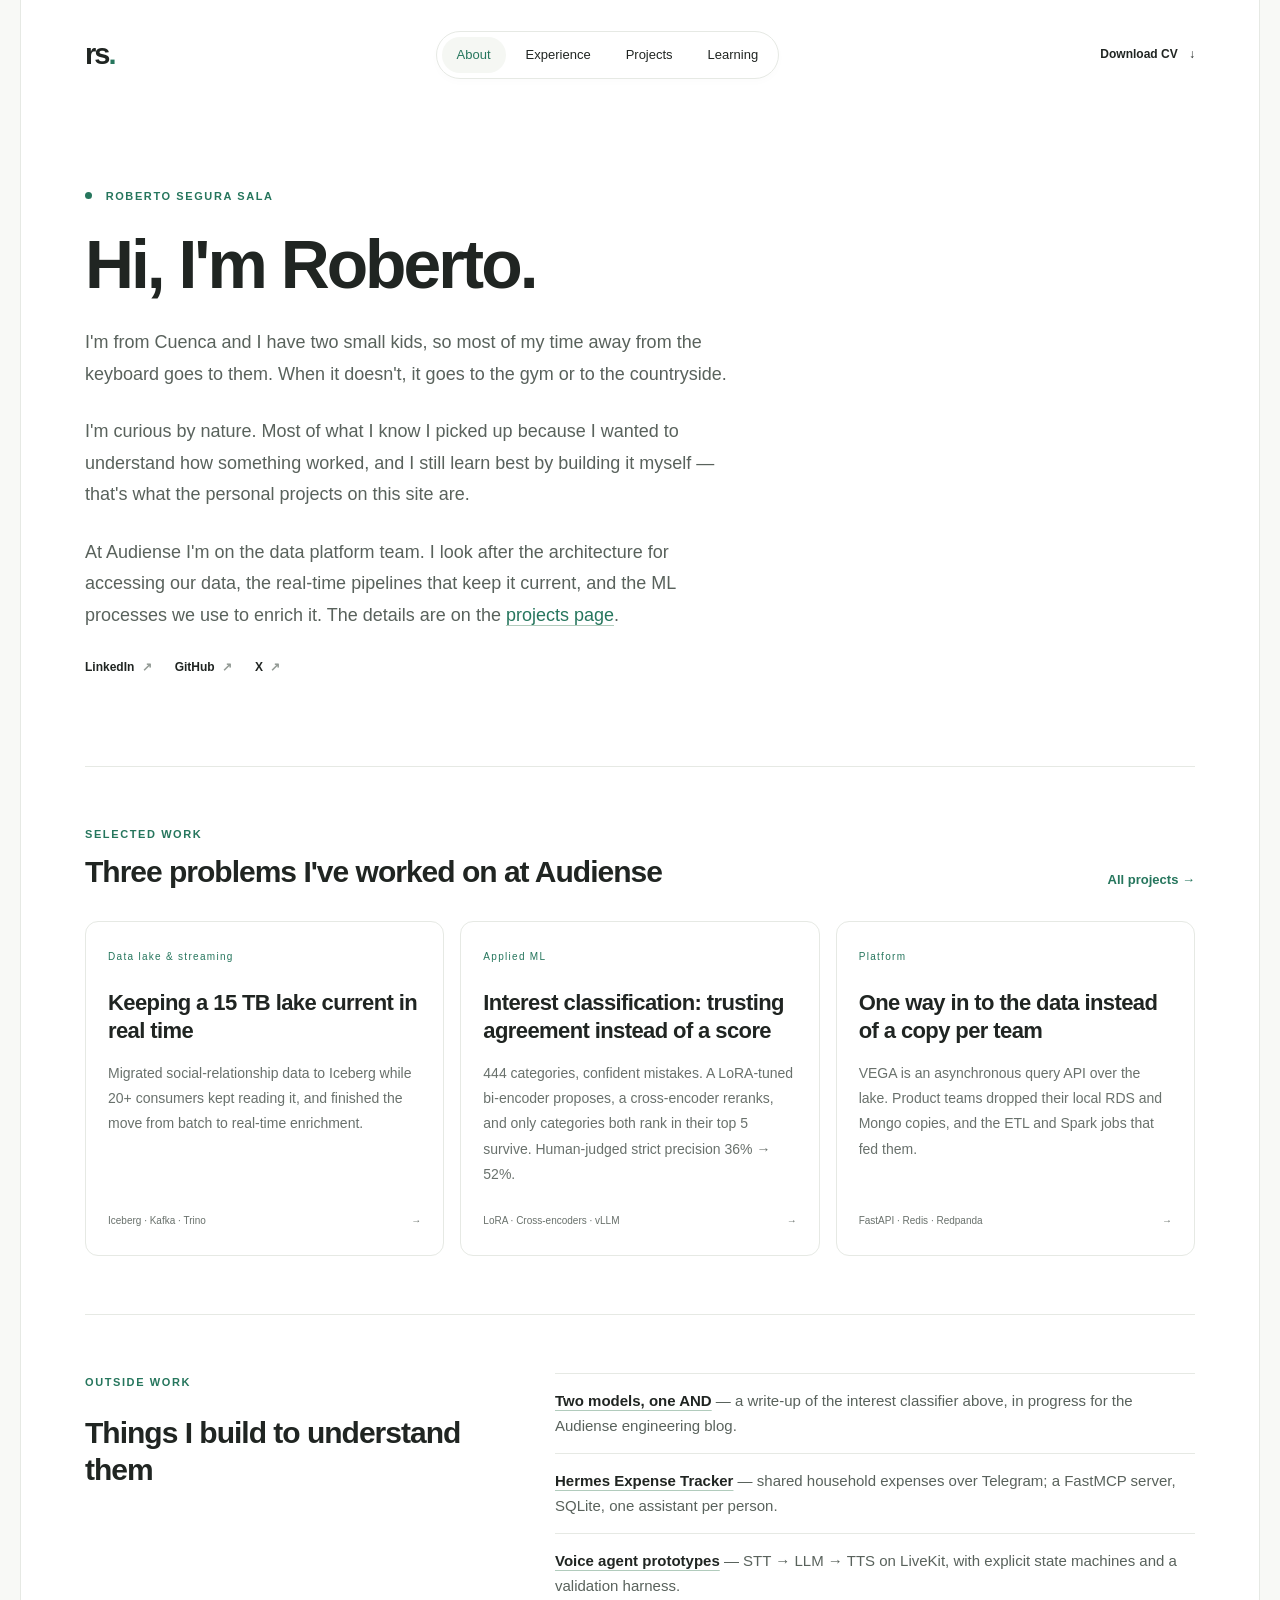
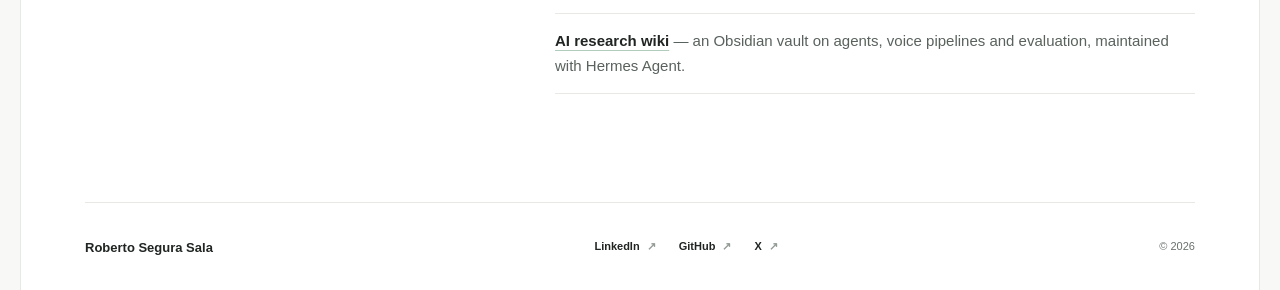
<file: index.html>
<!doctype html>
<html lang="en">
<head>
<meta charset="utf-8">
<meta name="viewport" content="width=device-width, initial-scale=1">
<meta name="description" content="Roberto Segura Sala — from Cuenca, father of two, data platform engineer at Audiense: data access architecture, real-time pipelines and the ML that enriches the data.">
<meta property="og:title" content="Roberto Segura Sala">
<meta property="og:description" content="From Cuenca, father of two, on the data platform team at Audiense: data access architecture, real-time pipelines and applied ML.">
<meta property="og:type" content="website">
<meta property="og:url" content="https://rsegura.github.io/CV/">
<link rel="canonical" href="https://rsegura.github.io/CV/">
<link rel="icon" href="data:image/svg+xml,%3Csvg xmlns='http://www.w3.org/2000/svg' viewBox='0 0 64 64'%3E%3Crect width='64' height='64' rx='12' fill='%23202522'/%3E%3Ctext x='30' y='45' font-family='-apple-system,Segoe UI,Arial,sans-serif' font-weight='700' font-size='34' text-anchor='middle' fill='%23fff' letter-spacing='-2'%3Ers%3C/text%3E%3Ccircle cx='53' cy='42' r='4' fill='%2326765d'/%3E%3C/svg%3E">
<title>Roberto Segura Sala</title>
<script type="application/ld+json">{
 "@context": "https://schema.org",
 "@type": "Person",
 "@id": "https://rsegura.github.io/CV/#me",
 "name": "Roberto Segura Sala",
 "givenName": "Roberto",
 "familyName": "Segura Sala",
 "url": "https://rsegura.github.io/CV/",
 "jobTitle": "Backend, Big Data & Real Time Engineer",
 "worksFor": {
  "@type": "Organization",
  "name": "Audiense",
  "url": "https://www.audiense.com/"
 },
 "alumniOf": {
  "@type": "CollegeOrUniversity",
  "name": "Universidad de Castilla-La Mancha"
 },
 "knowsAbout": [
  "Apache Iceberg",
  "Trino",
  "Apache Kafka",
  "Redpanda",
  "Apache Spark",
  "AWS Athena",
  "Data lake architecture",
  "Real-time data enrichment",
  "LoRA fine-tuning",
  "Sentence Transformers",
  "Cross-encoder reranking",
  "vLLM",
  "Kubernetes",
  "Python",
  "Scala",
  "Voice agents",
  "LiveKit"
 ],
 "sameAs": [
  "https://www.linkedin.com/in/robersegsal/",
  "https://github.com/rsegura",
  "https://x.com/Rober_Segura"
 ]
}</script>
<link rel="stylesheet" href="assets/style.css">
</head>
<body>
<a class="skip" href="#main">Skip to content</a>
<div class="site">
<header class="site-header">
<a class="wordmark" href="index.html" aria-label="Roberto Segura Sala, home">rs<span>.</span></a>
<nav aria-label="Main navigation">
<a href="index.html" aria-current="page">About</a>
<a href="experience.html">Experience</a>
<a href="projects.html">Projects</a>
<a href="learning.html">Learning</a>
</nav>
<a class="download" href="assets/roberto-segura-cv.pdf" download>Download CV <span aria-hidden="true">↓</span></a>
</header>
<main id="main">
<section class="intro">
<p class="eyebrow"><span class="dot"></span> Roberto Segura Sala</p>
<h1>Hi, I'm Roberto.</h1>
<p class="lead">I'm from Cuenca and I have two small kids, so most of my time away from the keyboard goes to them. When it doesn't, it goes to the gym or to the countryside.</p>
<p class="lead">I'm curious by nature. Most of what I know I picked up because I wanted to understand how something worked, and I still learn best by building it myself — that's what the personal projects on this site are.</p>
<p class="lead">At Audiense I'm on the data platform team. I look after the architecture for accessing our data, the real-time pipelines that keep it current, and the ML processes we use to enrich it. The details are on the <a class="inline-link" href="projects.html">projects page</a>.</p>
<div class="socials">
<a href="https://www.linkedin.com/in/robersegsal/" target="_blank" rel="noopener noreferrer">LinkedIn <span aria-hidden="true">↗</span></a>
<a href="https://github.com/rsegura" target="_blank" rel="noopener noreferrer">GitHub <span aria-hidden="true">↗</span></a>
<a href="https://x.com/Rober_Segura" target="_blank" rel="noopener noreferrer">X <span aria-hidden="true">↗</span></a>
</div>
</section>
<section class="home-work">
<div class="section-heading">
<div>
<p class="eyebrow">Selected work</p>
<h2>Three problems I've worked on at Audiense</h2>
</div>
<a class="text-link" href="projects.html">All projects <span aria-hidden="true">→</span></a>
</div>
<div class="highlights">
<a class="highlight" href="projects.html#enrichment">
<span class="number">Data lake &amp; streaming</span>
<h3>Keeping a 15 TB lake current in real time</h3>
<p>Migrated social-relationship data to Iceberg while 20+ consumers kept reading it, and finished the move from batch to real-time enrichment.</p>
<span class="highlight-foot">Iceberg · Kafka · Trino <span aria-hidden="true">→</span></span>
</a>
<a class="highlight" href="projects.html#interests">
<span class="number">Applied ML</span>
<h3>Interest classification: trusting agreement instead of a score</h3>
<p>444 categories, confident mistakes. A LoRA-tuned bi-encoder proposes, a cross-encoder reranks, and only categories both rank in their top 5 survive. Human-judged strict precision 36% → 52%.</p>
<span class="highlight-foot">LoRA · Cross-encoders · vLLM <span aria-hidden="true">→</span></span>
</a>
<a class="highlight" href="projects.html#vega">
<span class="number">Platform</span>
<h3>One way in to the data instead of a copy per team</h3>
<p>VEGA is an asynchronous query API over the lake. Product teams dropped their local RDS and Mongo copies, and the ETL and Spark jobs that fed them.</p>
<span class="highlight-foot">FastAPI · Redis · Redpanda <span aria-hidden="true">→</span></span>
</a>
</div>
</section>
<section class="about-story">
<div>
<p class="eyebrow">Outside work</p>
<h2>Things I build to understand them</h2>
</div>
<div class="prose">
<ul class="links-list">
<li><a href="projects.html#interests">Two models, one AND</a> — a write-up of the interest classifier above, in progress for the Audiense engineering blog.</li>
<li><a href="https://github.com/rsegura/hermes-expense-tracker" target="_blank" rel="noopener noreferrer">Hermes Expense Tracker</a> — shared household expenses over Telegram; a FastMCP server, SQLite, one assistant per person.</li>
<li><a href="projects.html#voice">Voice agent prototypes</a> — STT → LLM → TTS on LiveKit, with explicit state machines and a validation harness.</li>
<li><a href="projects.html#wiki">AI research wiki</a> — an Obsidian vault on agents, voice pipelines and evaluation, maintained with Hermes Agent.</li>
</ul>
</div>
</section>
</main>
<footer>
<div>
<a class="footer-name" href="index.html">Roberto Segura Sala</a>
</div>
<div class="socials">
<a href="https://www.linkedin.com/in/robersegsal/" target="_blank" rel="noopener noreferrer">LinkedIn <span aria-hidden="true">↗</span></a>
<a href="https://github.com/rsegura" target="_blank" rel="noopener noreferrer">GitHub <span aria-hidden="true">↗</span></a>
<a href="https://x.com/Rober_Segura" target="_blank" rel="noopener noreferrer">X <span aria-hidden="true">↗</span></a>
</div>
<span class="copyright">© 2026</span>
</footer>
</div>
</body>
</html>
</file>
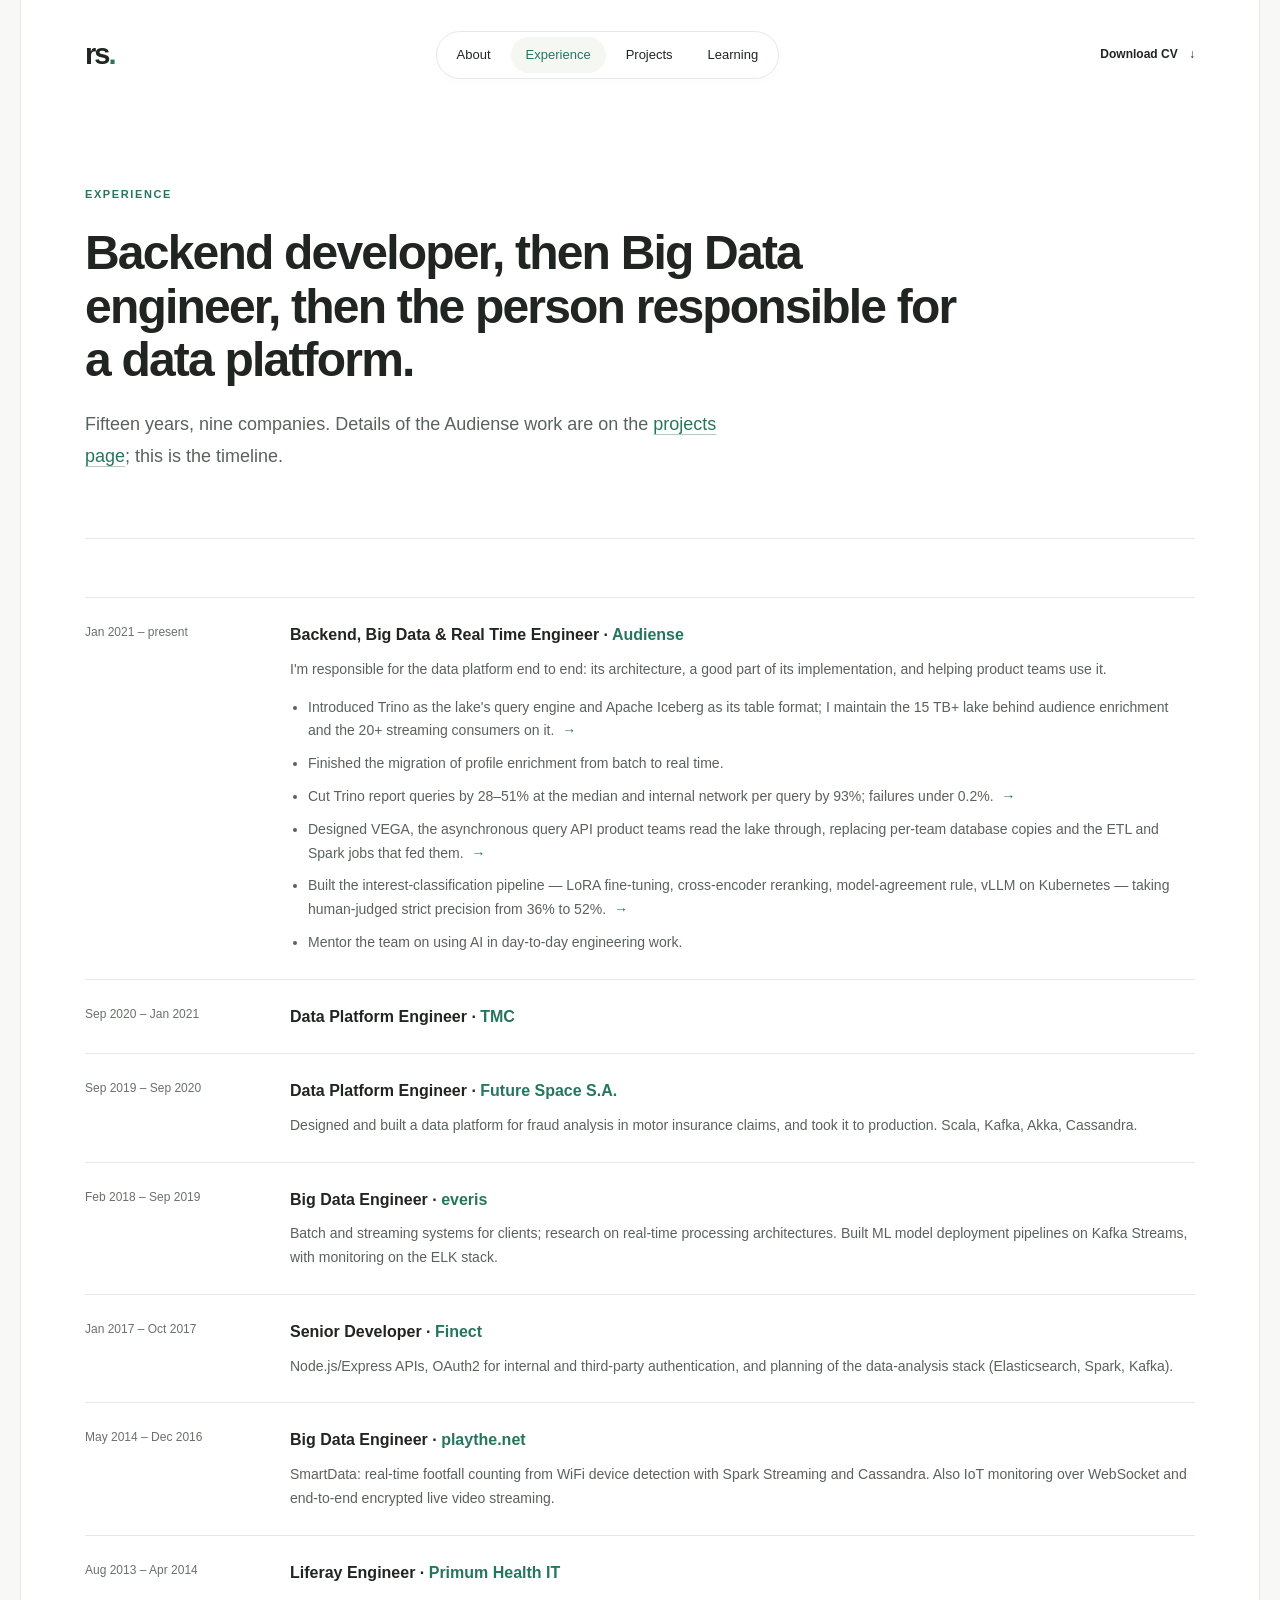
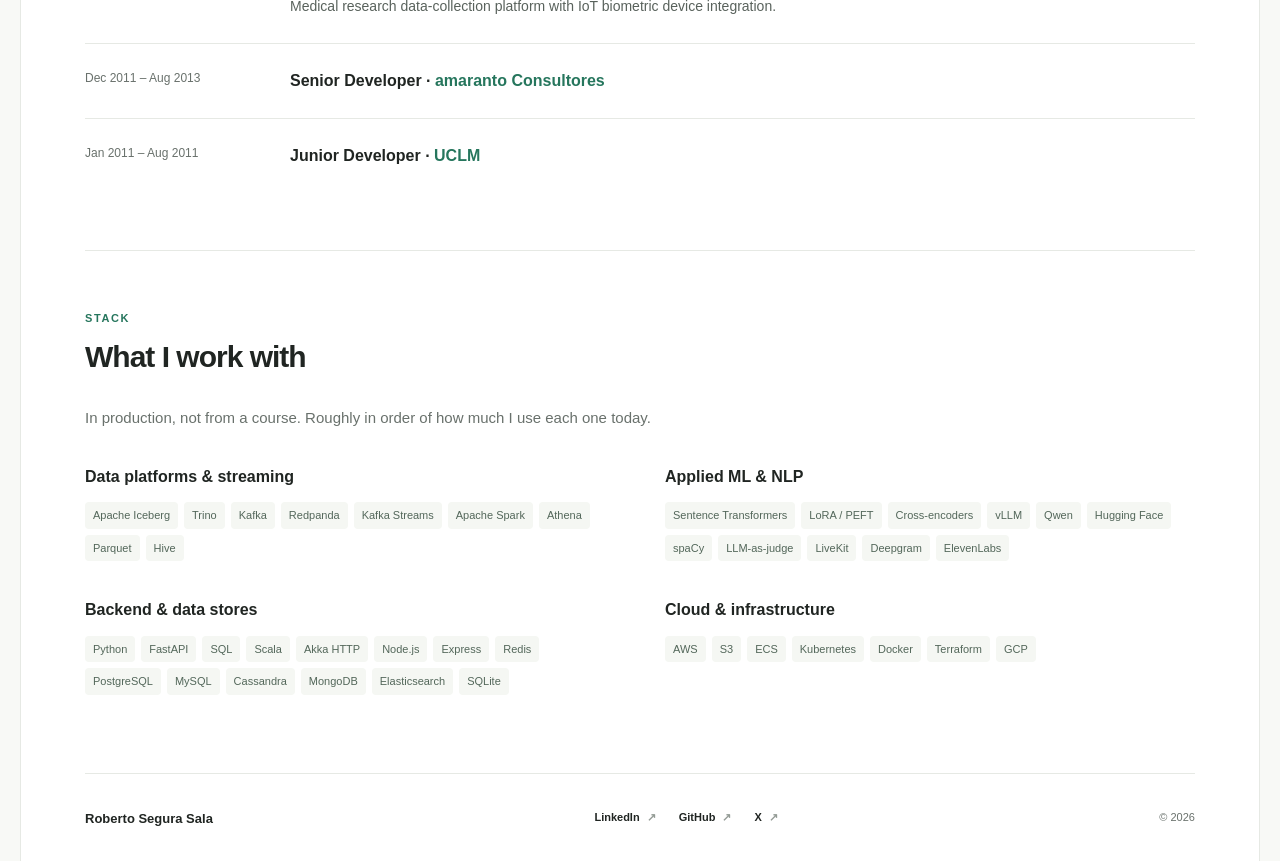
<file: experience.html>
<!doctype html>
<html lang="en">
<head>
<meta charset="utf-8">
<meta name="viewport" content="width=device-width, initial-scale=1">
<meta name="description" content="Roberto Segura Sala — work history since 2011: backend developer, Big Data engineer, and since 2021 responsible for Audiense's data platform.">
<meta property="og:title" content="Experience — Roberto Segura Sala">
<meta property="og:description" content="Work history since 2011: backend developer, Big Data engineer, and since 2021 responsible for Audiense's data platform.">
<meta property="og:type" content="website">
<meta property="og:url" content="https://rsegura.github.io/CV/experience.html">
<link rel="canonical" href="https://rsegura.github.io/CV/experience.html">
<link rel="icon" href="data:image/svg+xml,%3Csvg xmlns='http://www.w3.org/2000/svg' viewBox='0 0 64 64'%3E%3Crect width='64' height='64' rx='12' fill='%23202522'/%3E%3Ctext x='30' y='45' font-family='-apple-system,Segoe UI,Arial,sans-serif' font-weight='700' font-size='34' text-anchor='middle' fill='%23fff' letter-spacing='-2'%3Ers%3C/text%3E%3Ccircle cx='53' cy='42' r='4' fill='%2326765d'/%3E%3C/svg%3E">
<title>Experience — Roberto Segura Sala</title>
<script type="application/ld+json">{"@context": "https://schema.org", "@type": "WebPage", "name": "Experience — Roberto Segura Sala", "url": "https://rsegura.github.io/CV/experience.html", "about": {"@id": "https://rsegura.github.io/CV/#me"}, "isPartOf": {"@type": "WebSite", "name": "Roberto Segura Sala", "url": "https://rsegura.github.io/CV/"}}</script>
<link rel="stylesheet" href="assets/style.css">
</head>
<body>
<a class="skip" href="#main">Skip to content</a>
<div class="site">
<header class="site-header">
<a class="wordmark" href="index.html" aria-label="Roberto Segura Sala, home">rs<span>.</span></a>
<nav aria-label="Main navigation">
<a href="index.html">About</a>
<a href="experience.html" aria-current="page">Experience</a>
<a href="projects.html">Projects</a>
<a href="learning.html">Learning</a>
</nav>
<a class="download" href="assets/roberto-segura-cv.pdf" download>Download CV <span aria-hidden="true">↓</span></a>
</header>
<main id="main">
<header class="page-intro">
<p class="eyebrow">Experience</p>
<h1>Backend developer, then Big Data engineer, then the person responsible for a data platform.</h1>
<p class="lead">Fifteen years, nine companies. Details of the Audiense work are on the <a class="inline-link" href="projects.html">projects page</a>; this is the timeline.</p>
</header>

<section id="career">
<div class="timeline">

<div class="tl-item current">
<div class="tl-dates">Jan 2021 – present</div>
<div class="tl-role">Backend, Big Data &amp; Real Time Engineer · <span class="tl-company">Audiense</span></div>
<div class="tl-desc">
<p>I'm responsible for the data platform end to end: its architecture, a good part of its implementation, and helping product teams use it.</p>
<ul>
<li>Introduced Trino as the lake's query engine and Apache Iceberg as its table format; I maintain the 15 TB+ lake behind audience enrichment and the 20+ streaming consumers on it. <a href="projects.html#enrichment">→</a></li>
<li>Finished the migration of profile enrichment from batch to real time.</li>
<li>Cut Trino report queries by 28–51% at the median and internal network per query by 93%; failures under 0.2%. <a href="projects.html#trino">→</a></li>
<li>Designed VEGA, the asynchronous query API product teams read the lake through, replacing per-team database copies and the ETL and Spark jobs that fed them. <a href="projects.html#vega">→</a></li>
<li>Built the interest-classification pipeline — LoRA fine-tuning, cross-encoder reranking, model-agreement rule, vLLM on Kubernetes — taking human-judged strict precision from 36% to 52%. <a href="projects.html#interests">→</a></li>
<li>Mentor the team on using AI in day-to-day engineering work.</li>
</ul>
</div>
</div>

<div class="tl-item">
<div class="tl-dates">Sep 2020 – Jan 2021</div>
<div class="tl-role">Data Platform Engineer · <span class="tl-company">TMC</span></div>
</div>

<div class="tl-item">
<div class="tl-dates">Sep 2019 – Sep 2020</div>
<div class="tl-role">Data Platform Engineer · <span class="tl-company">Future Space S.A.</span></div>
<div class="tl-desc"><p>Designed and built a data platform for fraud analysis in motor insurance claims, and took it to production. Scala, Kafka, Akka, Cassandra.</p></div>
</div>

<div class="tl-item">
<div class="tl-dates">Feb 2018 – Sep 2019</div>
<div class="tl-role">Big Data Engineer · <span class="tl-company">everis</span></div>
<div class="tl-desc"><p>Batch and streaming systems for clients; research on real-time processing architectures. Built ML model deployment pipelines on Kafka Streams, with monitoring on the ELK stack.</p></div>
</div>

<div class="tl-item">
<div class="tl-dates">Jan 2017 – Oct 2017</div>
<div class="tl-role">Senior Developer · <span class="tl-company">Finect</span></div>
<div class="tl-desc"><p>Node.js/Express APIs, OAuth2 for internal and third-party authentication, and planning of the data-analysis stack (Elasticsearch, Spark, Kafka).</p></div>
</div>

<div class="tl-item">
<div class="tl-dates">May 2014 – Dec 2016</div>
<div class="tl-role">Big Data Engineer · <span class="tl-company">playthe.net</span></div>
<div class="tl-desc"><p>SmartData: real-time footfall counting from WiFi device detection with Spark Streaming and Cassandra. Also IoT monitoring over WebSocket and end-to-end encrypted live video streaming.</p></div>
</div>

<div class="tl-item">
<div class="tl-dates">Aug 2013 – Apr 2014</div>
<div class="tl-role">Liferay Engineer · <span class="tl-company">Primum Health IT</span></div>
<div class="tl-desc"><p>Medical research data-collection platform with IoT biometric device integration.</p></div>
</div>

<div class="tl-item">
<div class="tl-dates">Dec 2011 – Aug 2013</div>
<div class="tl-role">Senior Developer · <span class="tl-company">amaranto Consultores</span></div>
</div>

<div class="tl-item">
<div class="tl-dates">Jan 2011 – Aug 2011</div>
<div class="tl-role">Junior Developer · <span class="tl-company">UCLM</span></div>
</div>

</div>
</section>

<section id="skills">
<div class="section-heading">
<div>
<p class="eyebrow">Stack</p>
<h2>What I work with</h2>
</div>
</div>
<p class="section-intro">In production, not from a course. Roughly in order of how much I use each one today.</p>
<div class="skills-grid">
<div class="skill-group">
<h4>Data platforms &amp; streaming</h4>
<div class="skill-tags"><span class="skill-tag">Apache Iceberg</span><span class="skill-tag">Trino</span><span class="skill-tag">Kafka</span><span class="skill-tag">Redpanda</span><span class="skill-tag">Kafka Streams</span><span class="skill-tag">Apache Spark</span><span class="skill-tag">Athena</span><span class="skill-tag">Parquet</span><span class="skill-tag">Hive</span></div>
</div>
<div class="skill-group">
<h4>Applied ML &amp; NLP</h4>
<div class="skill-tags"><span class="skill-tag">Sentence Transformers</span><span class="skill-tag">LoRA / PEFT</span><span class="skill-tag">Cross-encoders</span><span class="skill-tag">vLLM</span><span class="skill-tag">Qwen</span><span class="skill-tag">Hugging Face</span><span class="skill-tag">spaCy</span><span class="skill-tag">LLM-as-judge</span><span class="skill-tag">LiveKit</span><span class="skill-tag">Deepgram</span><span class="skill-tag">ElevenLabs</span></div>
</div>
<div class="skill-group">
<h4>Backend &amp; data stores</h4>
<div class="skill-tags"><span class="skill-tag">Python</span><span class="skill-tag">FastAPI</span><span class="skill-tag">SQL</span><span class="skill-tag">Scala</span><span class="skill-tag">Akka HTTP</span><span class="skill-tag">Node.js</span><span class="skill-tag">Express</span><span class="skill-tag">Redis</span><span class="skill-tag">PostgreSQL</span><span class="skill-tag">MySQL</span><span class="skill-tag">Cassandra</span><span class="skill-tag">MongoDB</span><span class="skill-tag">Elasticsearch</span><span class="skill-tag">SQLite</span></div>
</div>
<div class="skill-group">
<h4>Cloud &amp; infrastructure</h4>
<div class="skill-tags"><span class="skill-tag">AWS</span><span class="skill-tag">S3</span><span class="skill-tag">ECS</span><span class="skill-tag">Kubernetes</span><span class="skill-tag">Docker</span><span class="skill-tag">Terraform</span><span class="skill-tag">GCP</span></div>
</div>
</div>
</section>
</main>
<footer>
<div>
<a class="footer-name" href="index.html">Roberto Segura Sala</a>
</div>
<div class="socials">
<a href="https://www.linkedin.com/in/robersegsal/" target="_blank" rel="noopener noreferrer">LinkedIn <span aria-hidden="true">↗</span></a>
<a href="https://github.com/rsegura" target="_blank" rel="noopener noreferrer">GitHub <span aria-hidden="true">↗</span></a>
<a href="https://x.com/Rober_Segura" target="_blank" rel="noopener noreferrer">X <span aria-hidden="true">↗</span></a>
</div>
<span class="copyright">© 2026</span>
</footer>
</div>
</body>
</html>
</file>
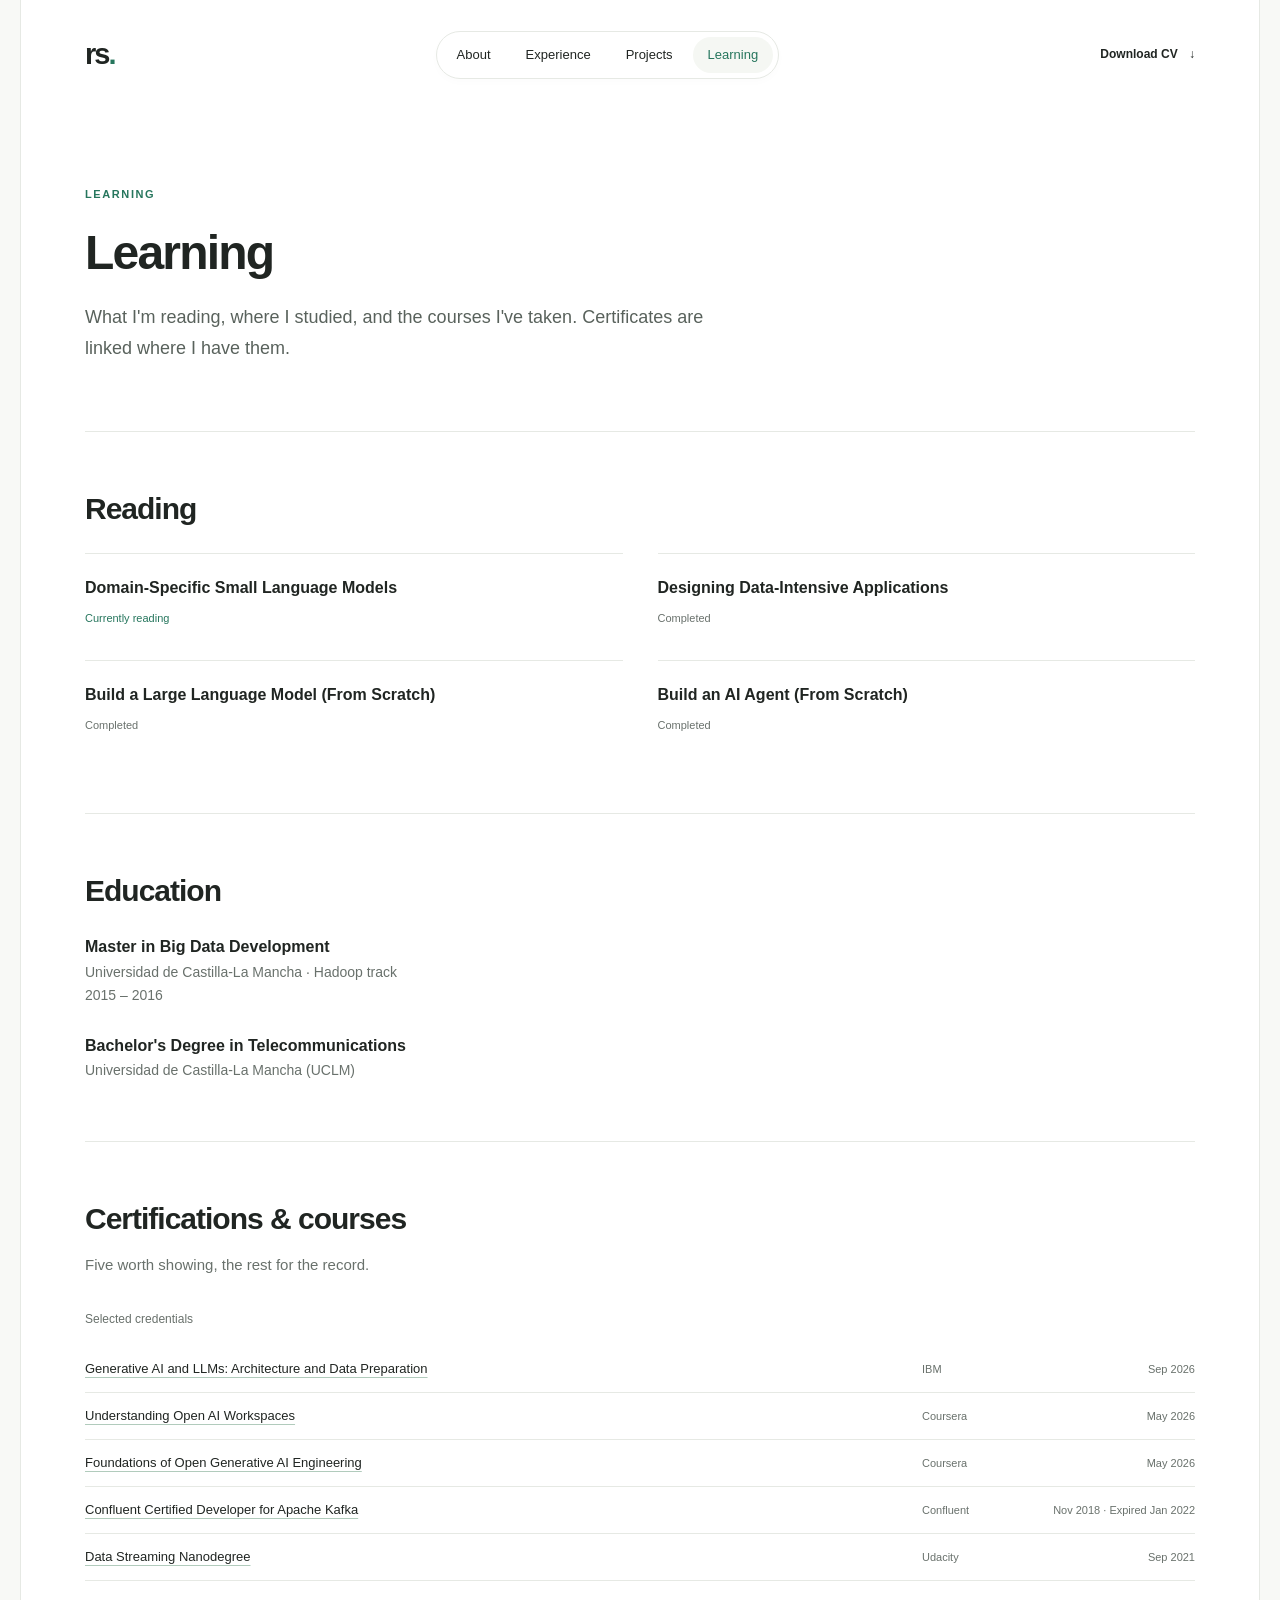
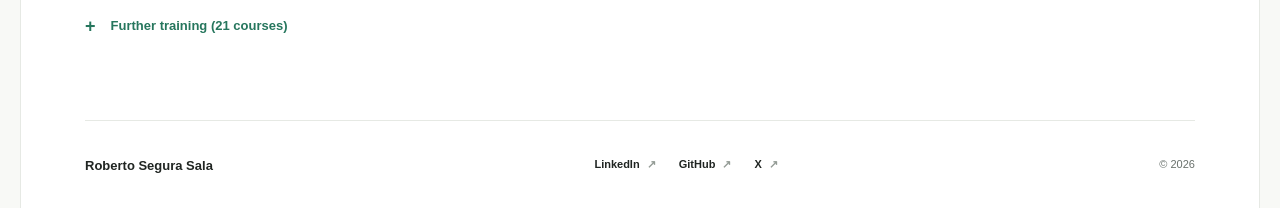
<file: learning.html>
<!doctype html>
<html lang="en"><head><meta charset="utf-8"><meta name="viewport" content="width=device-width, initial-scale=1"><meta name="description" content="Roberto Segura Sala — reading, education and certifications in streaming, cloud and applied AI.">
<link rel="canonical" href="https://rsegura.github.io/CV/learning.html">
<link rel="icon" href="data:image/svg+xml,%3Csvg xmlns='http://www.w3.org/2000/svg' viewBox='0 0 64 64'%3E%3Crect width='64' height='64' rx='12' fill='%23202522'/%3E%3Ctext x='30' y='45' font-family='-apple-system,Segoe UI,Arial,sans-serif' font-weight='700' font-size='34' text-anchor='middle' fill='%23fff' letter-spacing='-2'%3Ers%3C/text%3E%3Ccircle cx='53' cy='42' r='4' fill='%2326765d'/%3E%3C/svg%3E"><title>Learning — Roberto Segura Sala</title><script type="application/ld+json">{"@context": "https://schema.org", "@type": "WebPage", "name": "Learning — Roberto Segura Sala", "url": "https://rsegura.github.io/CV/learning.html", "about": {"@id": "https://rsegura.github.io/CV/#me"}, "isPartOf": {"@type": "WebSite", "name": "Roberto Segura Sala", "url": "https://rsegura.github.io/CV/"}}</script>
<link rel="stylesheet" href="assets/style.css"></head><body>
<a class="skip" href="#main">Skip to content</a><div class="site"><header class="site-header"><a class="wordmark" href="index.html" aria-label="Roberto Segura Sala, home">rs<span>.</span></a><nav aria-label="Main navigation"><a href="index.html">About</a><a href="experience.html">Experience</a><a href="projects.html">Projects</a><a href="learning.html" aria-current="page">Learning</a></nav><a class="download" href="assets/roberto-segura-cv.pdf" download>Download CV <span aria-hidden="true">↓</span></a></header>
<main id="main"><header class="page-intro"><p class="eyebrow">Learning</p><h1>Learning</h1><p class="lead">What I'm reading, where I studied, and the courses I've taken. Certificates are linked where I have them.</p></header><section id="reading">
  <div class="wrap">
    <h2>Reading</h2>
    <ul class="reading-list">
      <li>
        <span class="reading-title">Domain-Specific Small Language Models</span>
        <span class="reading-status current">Currently reading</span>
      </li>
      <li>
        <span class="reading-title">Designing Data-Intensive Applications</span>
        <span class="reading-status">Completed</span>
      </li>
      <li>
        <span class="reading-title">Build a Large Language Model (From Scratch)</span>
        <span class="reading-status">Completed</span>
      </li>
      <li>
        <span class="reading-title">Build an AI Agent (From Scratch)</span>
        <span class="reading-status">Completed</span>
      </li>
    </ul>
  </div>
</section><section id="education">
  <div class="wrap">
    <h2>Education</h2>
    <div class="edu-item">
      <div class="edu-degree">Master in Big Data Development</div>
      <div class="edu-school">Universidad de Castilla-La Mancha · Hadoop track</div>
      <div class="edu-year">2015 – 2016</div>
    </div>
    <div class="edu-item">
      <div class="edu-degree">Bachelor's Degree in Telecommunications</div>
      <div class="edu-school">Universidad de Castilla-La Mancha (UCLM)</div>
    </div>
  </div>
</section><section class="dark" id="certs">
  <div class="wrap">
    <h2>Certifications &amp; courses</h2>
    <p class="section-intro">Five worth showing, the rest for the record.</p>
    <div class="cert-group">
      <h4>Selected credentials</h4>
      <div class="cert-list">
        <div class="cert-item"><a class="cert-name" href="https://www.coursera.org/account/accomplishments/verify/URSAFJIND6BA" target="_blank" rel="noopener noreferrer">Generative AI and LLMs: Architecture and Data Preparation</a><span class="cert-org">IBM</span><span class="cert-date">Sep 2026</span></div>
        <div class="cert-item"><a class="cert-name" href="https://www.coursera.org/account/accomplishments/verify/L39X8O80H1UB" target="_blank" rel="noopener noreferrer">Understanding Open AI Workspaces</a><span class="cert-org">Coursera</span><span class="cert-date">May 2026</span></div>
        <div class="cert-item"><a class="cert-name" href="https://www.coursera.org/account/accomplishments/verify/94FLD3B2WB3M" target="_blank" rel="noopener noreferrer">Foundations of Open Generative AI Engineering</a><span class="cert-org">Coursera</span><span class="cert-date">May 2026</span></div>
        <div class="cert-item"><a class="cert-name" href="https://www.credential.net/9eb66936-f4bb-440b-81d3-336e3969e33e#acc.gGAVO3YC" target="_blank" rel="noopener noreferrer">Confluent Certified Developer for Apache Kafka</a><span class="cert-org">Confluent</span><span class="cert-date">Nov 2018 · Expired Jan 2022</span></div>
        <div class="cert-item"><a class="cert-name" href="https://www.udacity.com/certificate/DHAAE4HS" target="_blank" rel="noopener noreferrer">Data Streaming Nanodegree</a><span class="cert-org">Udacity</span><span class="cert-date">Sep 2021</span></div>
      </div>
    </div>
    <details class="additional-training">
      <summary>Further training (21 courses)</summary>
      <div class="cert-list">
        <div class="cert-item"><a class="cert-name" href="https://www.coursera.org/account/accomplishments/verify/6QQRYVUKSND4" target="_blank" rel="noopener noreferrer">Serverless Machine Learning with TensorFlow on Google Cloud Platform</a><span class="cert-org">Coursera</span><span class="cert-date">Mar 2019</span></div>
        <div class="cert-item"><a class="cert-name" href="https://www.udemy.com/certificate/UC-1IUZEV70/" target="_blank" rel="noopener noreferrer">Apache Kafka Series — Kafka Streams for Data Processing</a><span class="cert-org">Udemy</span><span class="cert-date">Jul 2018</span></div>
        <div class="cert-item"><a class="cert-name" href="https://www.udemy.com/certificate/UC-CLIH9CNH/" target="_blank" rel="noopener noreferrer">Apache Kafka Series — Learn Apache Kafka for Beginners</a><span class="cert-org">Udemy</span><span class="cert-date">Apr 2018</span></div>
        <div class="cert-item"><a class="cert-name" href="https://www.udemy.com/certificate/UC-AEQEA764/" target="_blank" rel="noopener noreferrer">Taming Big Data with Spark Streaming and Scala</a><span class="cert-org">Udemy</span><span class="cert-date">Nov 2017</span></div>
        <div class="cert-item"><a class="cert-name" href="https://www.udemy.com/certificate/UC-FEV08SLI/" target="_blank" rel="noopener noreferrer">Advanced Scala and Functional Programming</a><span class="cert-org">Udemy</span><span class="cert-date">May 2019</span></div>
        <div class="cert-item"><a class="cert-name" href="https://www.udemy.com/certificate/UC-OCWT4N9F/" target="_blank" rel="noopener noreferrer">Scala and Functional Programming</a><span class="cert-org">Udemy</span><span class="cert-date">Mar 2019</span></div>
        <div class="cert-item"><a class="cert-name" href="https://www.udemy.com/certificate/UC-DYOPEF4D/" target="_blank" rel="noopener noreferrer">Akka HTTP with Scala</a><span class="cert-org">Udemy</span><span class="cert-date">Jan 2020</span></div>
        <div class="cert-item"><a class="cert-name" href="https://www.coursera.org/account/accomplishments/verify/RB658FKZHHT3" target="_blank" rel="noopener noreferrer">Functional Program Design in Scala</a><span class="cert-org">Coursera</span><span class="cert-date">Oct 2016</span></div>
        <div class="cert-item"><a class="cert-name" href="https://www.coursera.org/account/accomplishments/verify/97HWEDANPHGJ" target="_blank" rel="noopener noreferrer">Functional Programming Principles in Scala</a><span class="cert-org">Coursera</span><span class="cert-date">Aug 2016</span></div>
        <div class="cert-item"><a class="cert-name" href="https://www.coursera.org/account/accomplishments/verify/LVSMG2NVBKD8" target="_blank" rel="noopener noreferrer">Google Cloud Platform Fundamentals: Core Infrastructure</a><span class="cert-org">Coursera</span><span class="cert-date">Oct 2018</span></div>
        <div class="cert-item"><a class="cert-name" href="https://www.coursera.org/account/accomplishments/verify/YH324PBV2G6P" target="_blank" rel="noopener noreferrer">Essential Cloud Infrastructure: Core Services</a><span class="cert-org">Coursera</span><span class="cert-date">Oct 2018</span></div>
        <div class="cert-item"><a class="cert-name" href="https://www.coursera.org/account/accomplishments/verify/EGQ26VZYJP7U" target="_blank" rel="noopener noreferrer">Essential Cloud Infrastructure: Foundation</a><span class="cert-org">Coursera</span><span class="cert-date">Oct 2018</span></div>
        <div class="cert-item"><a class="cert-name" href="https://www.coursera.org/account/accomplishments/verify/GJKE36NG4Z3T" target="_blank" rel="noopener noreferrer">Google Cloud Big Data and Machine Learning Fundamentals</a><span class="cert-org">Coursera</span><span class="cert-date">Jan 2019</span></div>
        <div class="cert-item"><a class="cert-name" href="https://www.coursera.org/account/accomplishments/verify/UH69Z85G266W" target="_blank" rel="noopener noreferrer">Serverless Data Analysis with Google BigQuery and Cloud Dataflow</a><span class="cert-org">Coursera</span><span class="cert-date">Feb 2019</span></div>
        <div class="cert-item"><a class="cert-name" href="https://www.coursera.org/account/accomplishments/verify/3ETLBX2UETHW" target="_blank" rel="noopener noreferrer">Building Resilient Streaming Systems on Google Cloud Platform</a><span class="cert-org">Coursera</span><span class="cert-date">Mar 2019</span></div>
        <div class="cert-item"><a class="cert-name" href="https://www.coursera.org/account/accomplishments/verify/79AR2QDPKBA8" target="_blank" rel="noopener noreferrer">Leveraging Unstructured Data with Cloud Dataproc on Google Cloud Platform</a><span class="cert-org">Coursera</span><span class="cert-date">Feb 2019</span></div>
        <div class="cert-item"><a class="cert-name" href="https://www.udemy.com/certificate/UC-7GTIC511/" target="_blank" rel="noopener noreferrer">Apache Spark 2.0 with Scala — Hands On with Big Data</a><span class="cert-org">Udemy</span><span class="cert-date">Oct 2017</span></div>
        <div class="cert-item"><a class="cert-name" href="https://www.udemy.com/certificate/UC-ORGZPBWL/" target="_blank" rel="noopener noreferrer">Software Design Patterns and SOLID Principles</a><span class="cert-org">Udemy</span><span class="cert-date">Oct 2019</span></div>
        <div class="cert-item"><span class="cert-name">M102: MongoDB for DBAs</span><span class="cert-org">MongoDB University</span><span class="cert-date">2015</span></div>
        <div class="cert-item"><span class="cert-name">M101JS: MongoDB for Node.js Developers</span><span class="cert-org">MongoDB University</span><span class="cert-date">2015</span></div>
        <div class="cert-item"><span class="cert-name">Curso Profesional de Node.js y JavaScript</span><span class="cert-org">Platzi</span><span class="cert-date">Nov 2014</span></div>
      </div>
    </details>
  </div>
</section></main><footer><div><a class="footer-name" href="index.html">Roberto Segura Sala</a></div><div class="socials"><a href="https://www.linkedin.com/in/robersegsal/" target="_blank" rel="noopener noreferrer">LinkedIn <span aria-hidden="true">↗</span></a><a href="https://github.com/rsegura" target="_blank" rel="noopener noreferrer">GitHub <span aria-hidden="true">↗</span></a><a href="https://x.com/Rober_Segura" target="_blank" rel="noopener noreferrer">X <span aria-hidden="true">↗</span></a></div><span class="copyright">© 2026</span></footer></div></body></html>
</file>
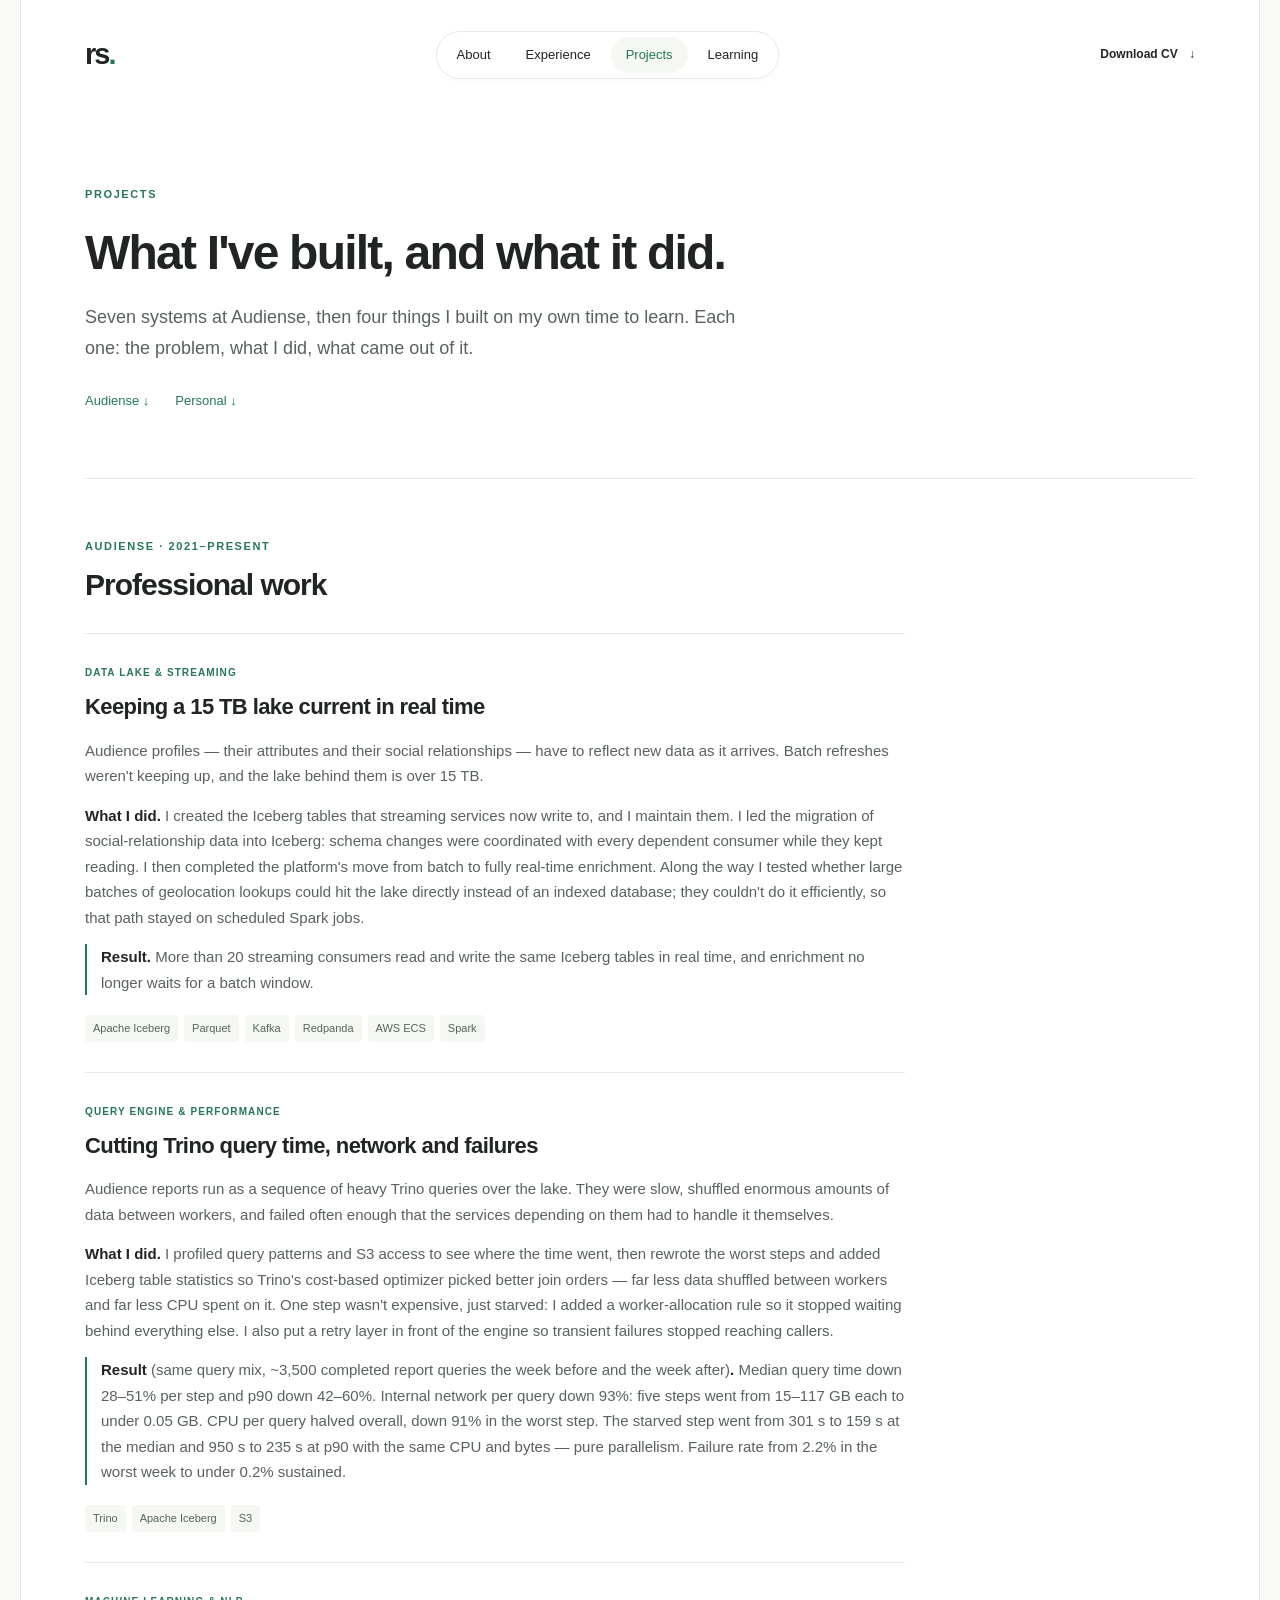
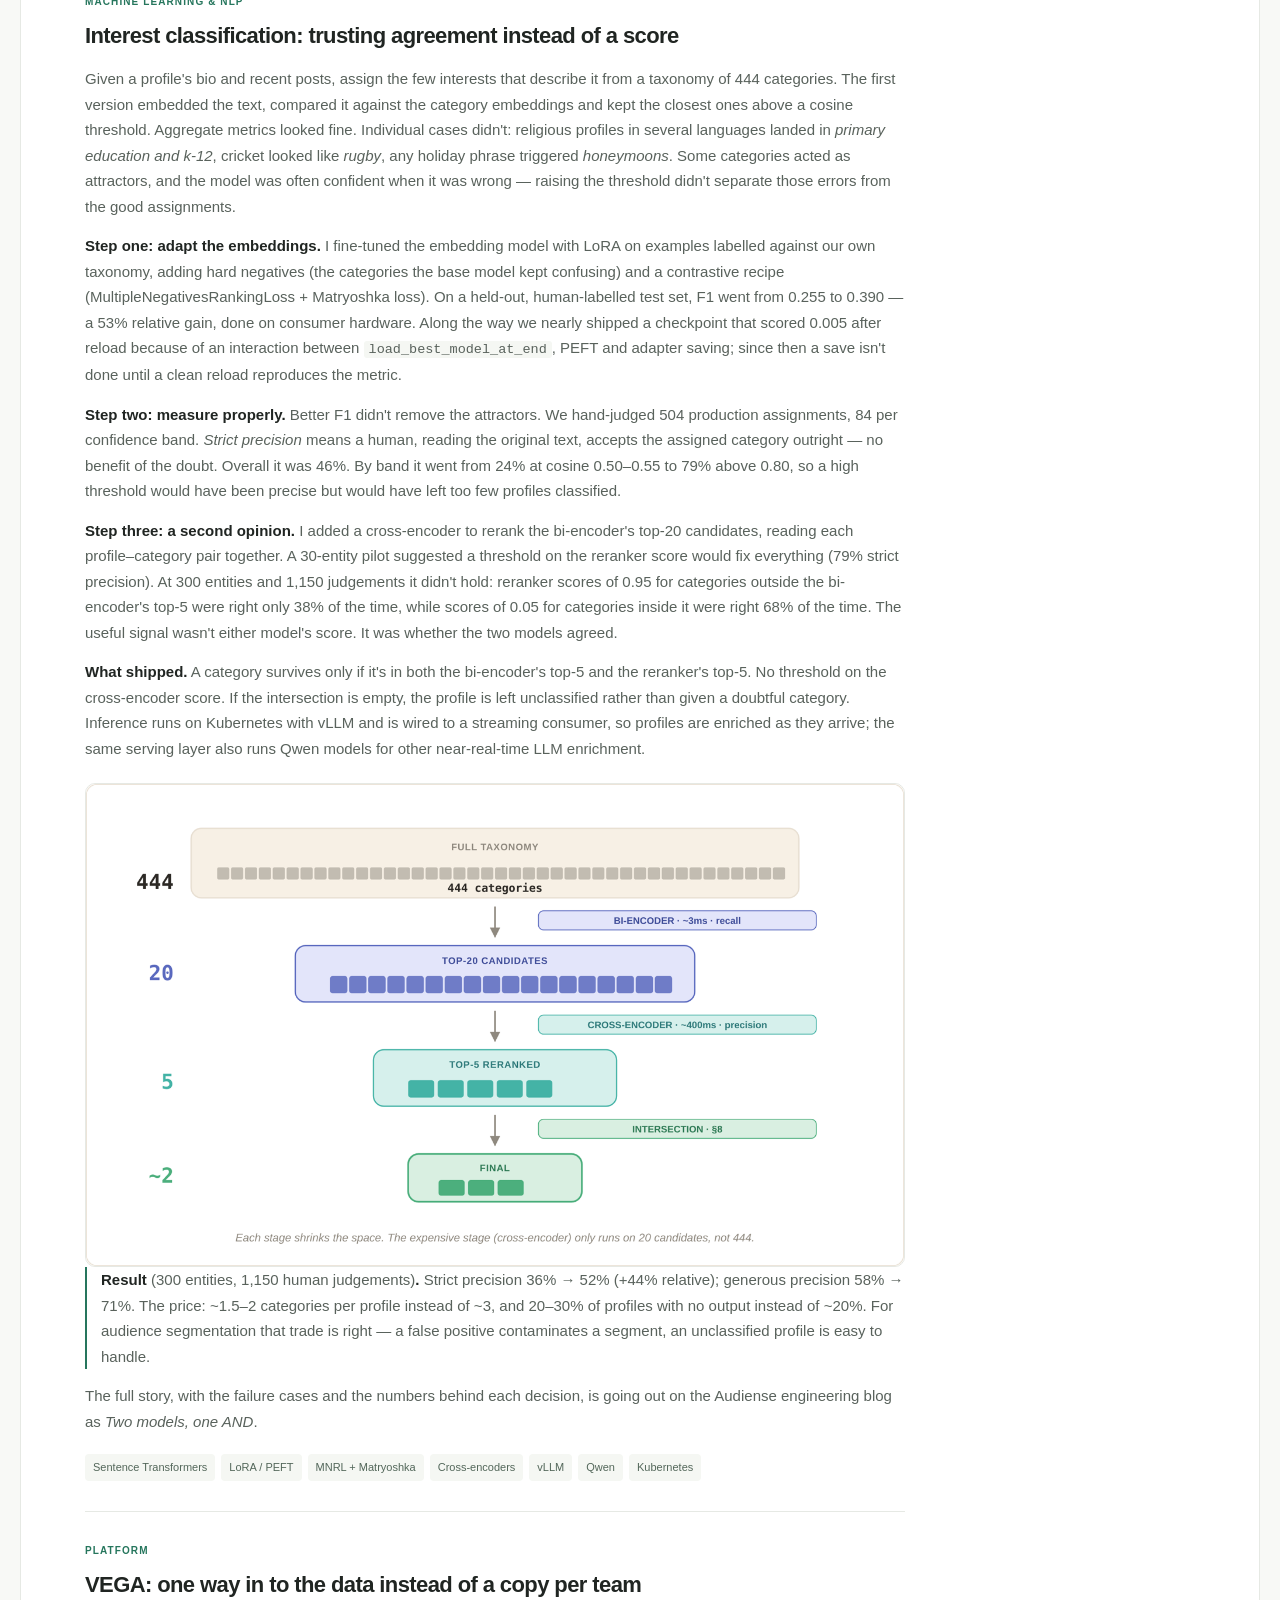
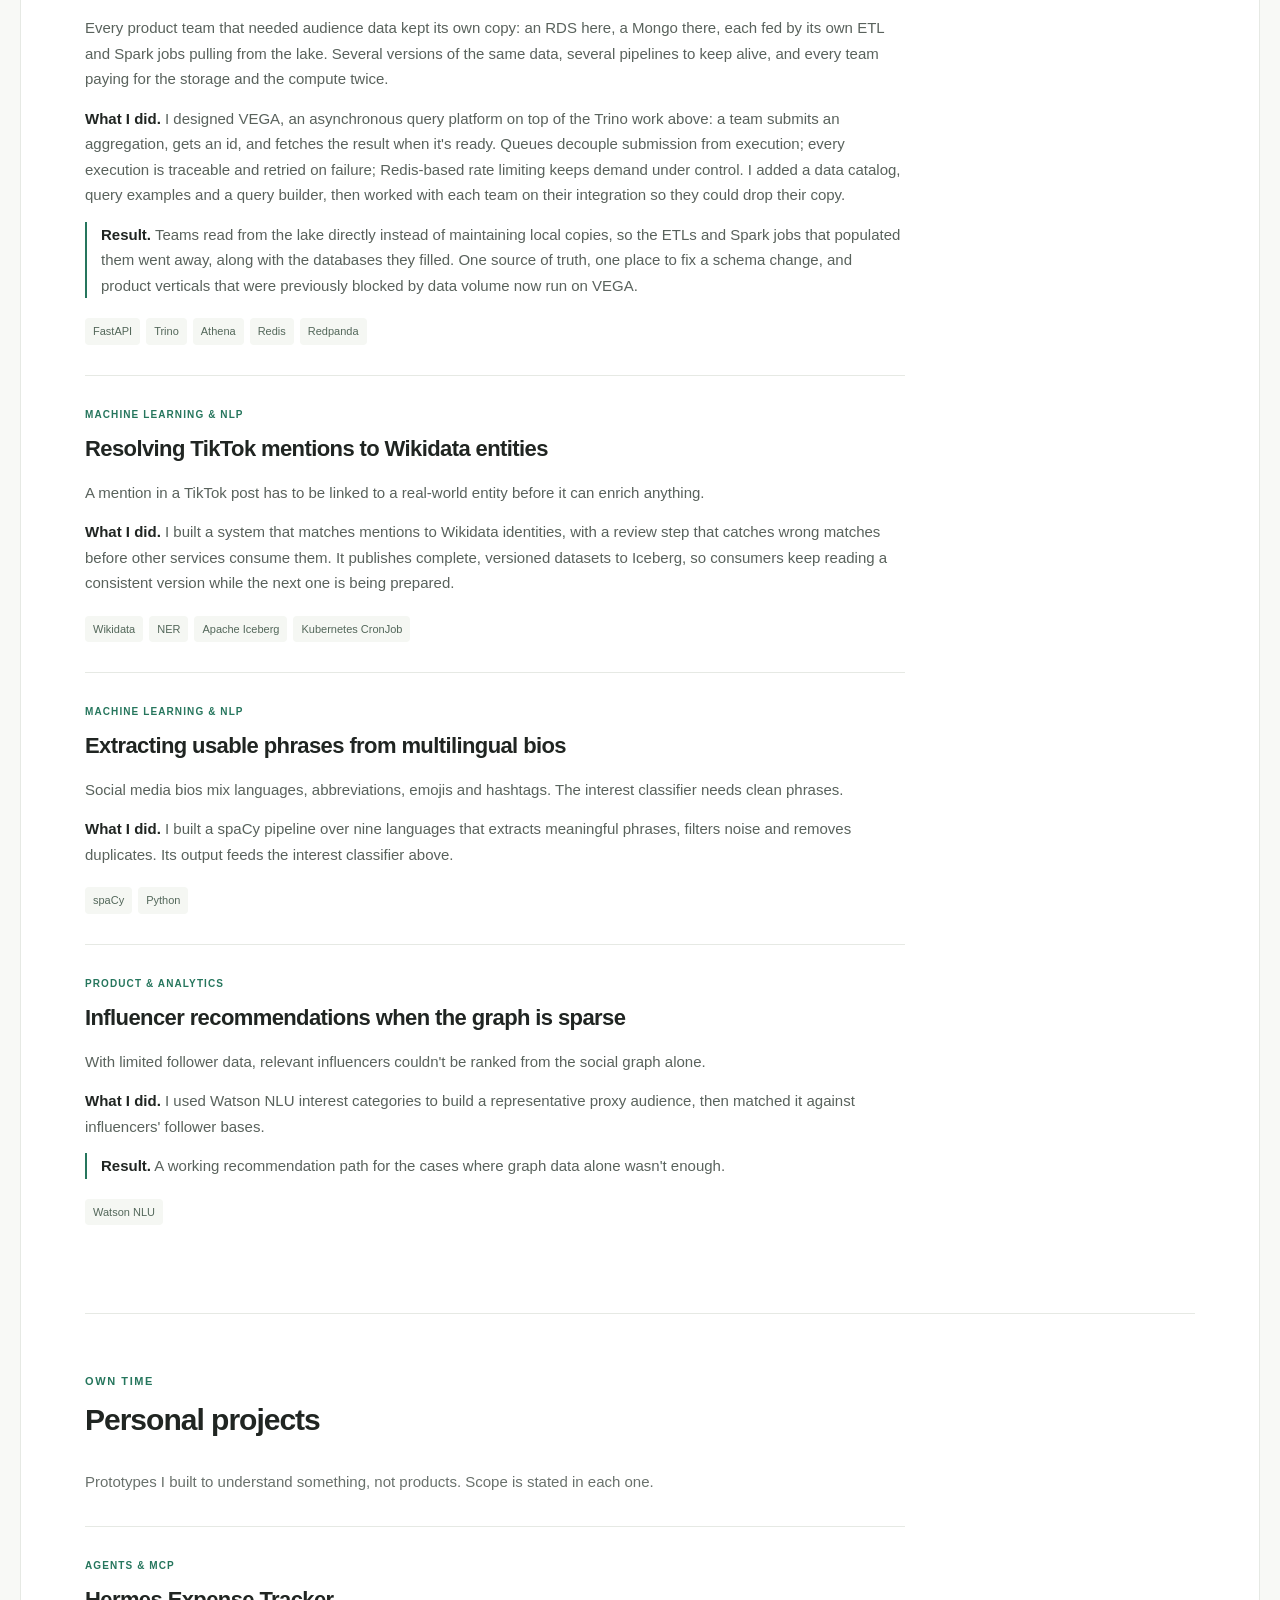
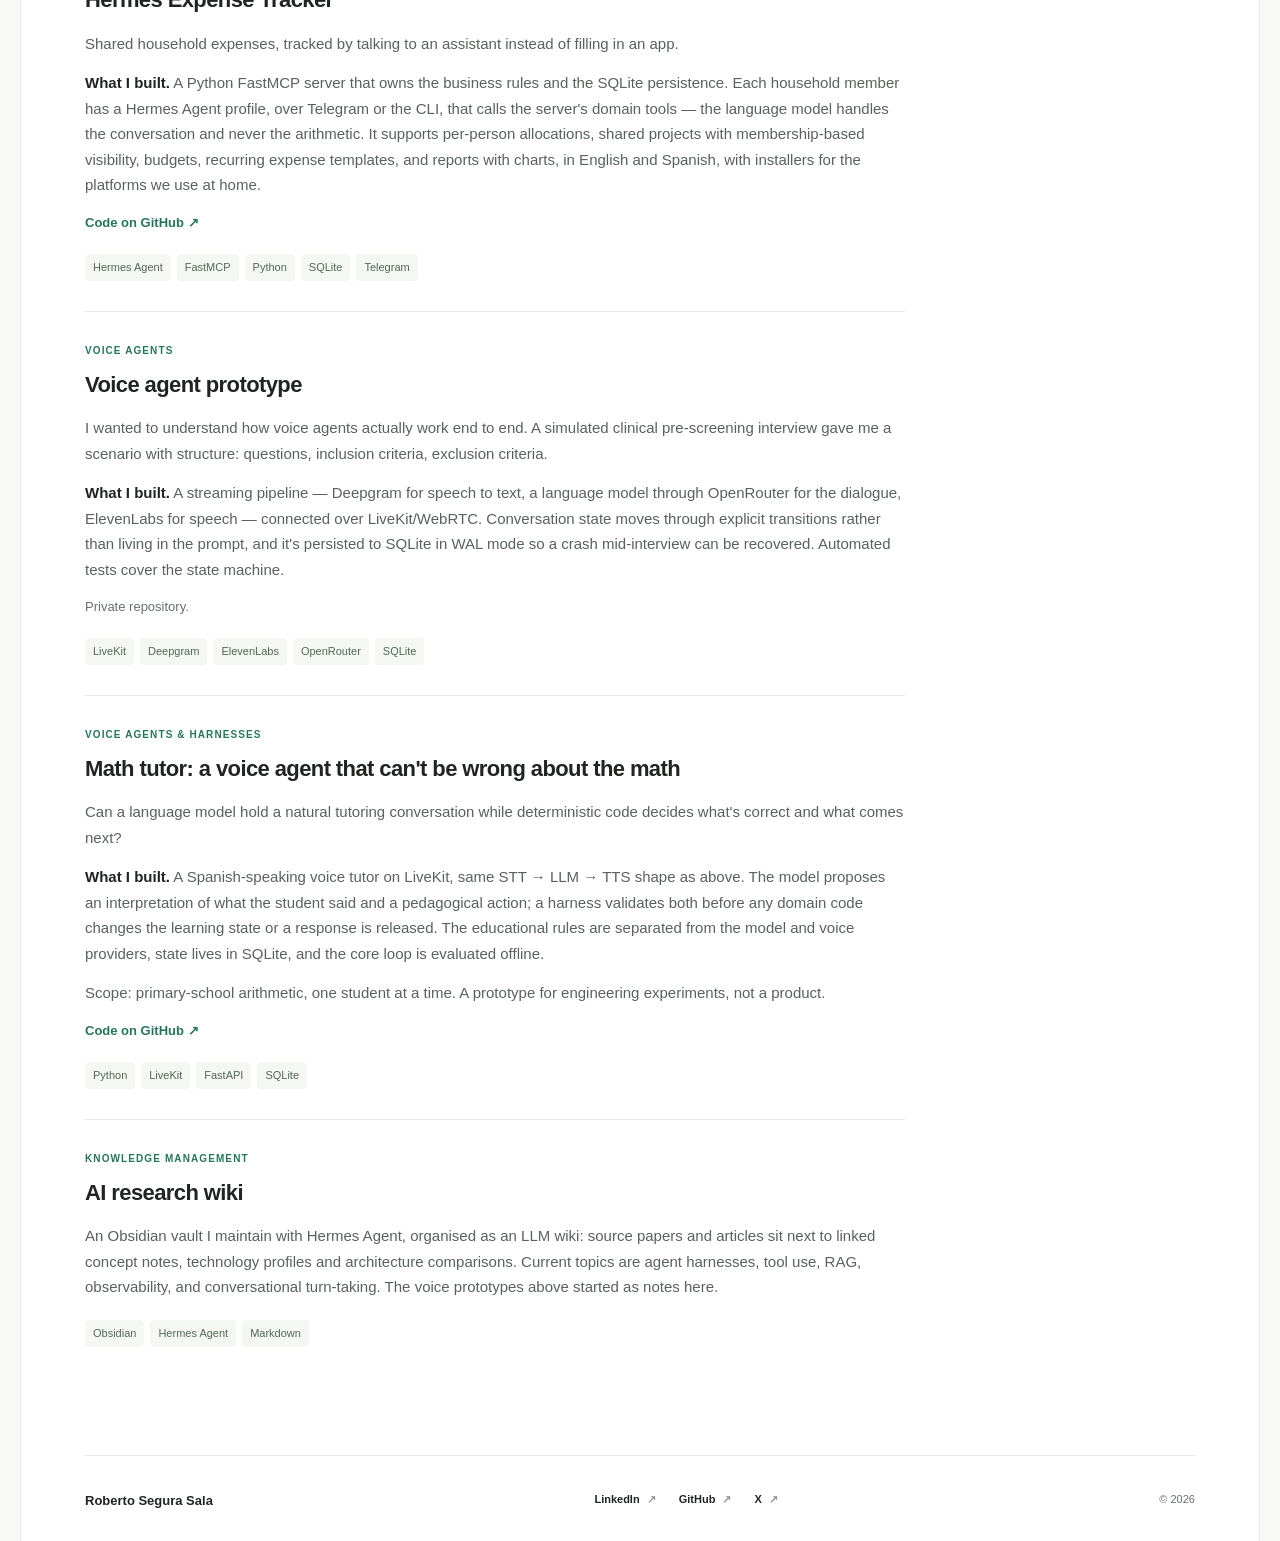
<file: projects.html>
<!doctype html>
<html lang="en">
<head>
<meta charset="utf-8">
<meta name="viewport" content="width=device-width, initial-scale=1">
<meta name="description" content="Projects by Roberto Segura Sala: real-time enrichment on Iceberg, Trino performance, interest classification with LoRA and reranking, the VEGA query API, and personal voice-agent prototypes.">
<meta property="og:title" content="Projects — Roberto Segura Sala">
<meta property="og:description" content="Real-time enrichment on Iceberg, Trino performance, interest classification with LoRA and reranking, the VEGA query API, and personal voice-agent prototypes.">
<meta property="og:type" content="website">
<meta property="og:url" content="https://rsegura.github.io/CV/projects.html">
<link rel="canonical" href="https://rsegura.github.io/CV/projects.html">
<link rel="icon" href="data:image/svg+xml,%3Csvg xmlns='http://www.w3.org/2000/svg' viewBox='0 0 64 64'%3E%3Crect width='64' height='64' rx='12' fill='%23202522'/%3E%3Ctext x='30' y='45' font-family='-apple-system,Segoe UI,Arial,sans-serif' font-weight='700' font-size='34' text-anchor='middle' fill='%23fff' letter-spacing='-2'%3Ers%3C/text%3E%3Ccircle cx='53' cy='42' r='4' fill='%2326765d'/%3E%3C/svg%3E">
<title>Projects — Roberto Segura Sala</title>
<script type="application/ld+json">{"@context": "https://schema.org", "@type": "WebPage", "name": "Projects — Roberto Segura Sala", "url": "https://rsegura.github.io/CV/projects.html", "about": {"@id": "https://rsegura.github.io/CV/#me"}, "isPartOf": {"@type": "WebSite", "name": "Roberto Segura Sala", "url": "https://rsegura.github.io/CV/"}}</script>
<link rel="stylesheet" href="assets/style.css">
</head>
<body>
<a class="skip" href="#main">Skip to content</a>
<div class="site">
<header class="site-header">
<a class="wordmark" href="index.html" aria-label="Roberto Segura Sala, home">rs<span>.</span></a>
<nav aria-label="Main navigation">
<a href="index.html">About</a>
<a href="experience.html">Experience</a>
<a href="projects.html" aria-current="page">Projects</a>
<a href="learning.html">Learning</a>
</nav>
<a class="download" href="assets/roberto-segura-cv.pdf" download>Download CV <span aria-hidden="true">↓</span></a>
</header>
<main id="main">
<header class="page-intro">
<p class="eyebrow">Projects</p>
<h1>What I've built, and what it did.</h1>
<p class="lead">Seven systems at Audiense, then four things I built on my own time to learn. Each one: the problem, what I did, what came out of it.</p>
<div class="section-jumps">
<a href="#professional">Audiense ↓</a>
<a href="#personal">Personal ↓</a>
</div>
</header>

<section id="professional">
<div class="section-heading">
<div>
<p class="eyebrow">Audiense · 2021–present</p>
<h2>Professional work</h2>
</div>
</div>
<div class="projects-list">

<article class="project" id="enrichment">
<p class="eyebrow">Data lake &amp; streaming</p>
<h3>Keeping a 15 TB lake current in real time</h3>
<div class="project-body">
<p>Audience profiles — their attributes and their social relationships — have to reflect new data as it arrives. Batch refreshes weren't keeping up, and the lake behind them is over 15 TB.</p>
<p><strong>What I did.</strong> I created the Iceberg tables that streaming services now write to, and I maintain them. I led the migration of social-relationship data into Iceberg: schema changes were coordinated with every dependent consumer while they kept reading. I then completed the platform's move from batch to fully real-time enrichment. Along the way I tested whether large batches of geolocation lookups could hit the lake directly instead of an indexed database; they couldn't do it efficiently, so that path stayed on scheduled Spark jobs.</p>
<p class="project-result"><strong>Result.</strong> More than 20 streaming consumers read and write the same Iceberg tables in real time, and enrichment no longer waits for a batch window.</p>
</div>
<div class="tag-row"><span class="tag">Apache Iceberg</span><span class="tag">Parquet</span><span class="tag">Kafka</span><span class="tag">Redpanda</span><span class="tag">AWS ECS</span><span class="tag">Spark</span></div>
</article>

<article class="project" id="trino">
<p class="eyebrow">Query engine &amp; performance</p>
<h3>Cutting Trino query time, network and failures</h3>
<div class="project-body">
<p>Audience reports run as a sequence of heavy Trino queries over the lake. They were slow, shuffled enormous amounts of data between workers, and failed often enough that the services depending on them had to handle it themselves.</p>
<p><strong>What I did.</strong> I profiled query patterns and S3 access to see where the time went, then rewrote the worst steps and added Iceberg table statistics so Trino's cost-based optimizer picked better join orders — far less data shuffled between workers and far less CPU spent on it. One step wasn't expensive, just starved: I added a worker-allocation rule so it stopped waiting behind everything else. I also put a retry layer in front of the engine so transient failures stopped reaching callers.</p>
<p class="project-result"><strong>Result</strong> (same query mix, ~3,500 completed report queries the week before and the week after)<strong>.</strong> Median query time down 28–51% per step and p90 down 42–60%. Internal network per query down 93%: five steps went from 15–117 GB each to under 0.05 GB. CPU per query halved overall, down 91% in the worst step. The starved step went from 301 s to 159 s at the median and 950 s to 235 s at p90 with the same CPU and bytes — pure parallelism. Failure rate from 2.2% in the worst week to under 0.2% sustained.</p>
</div>
<div class="tag-row"><span class="tag">Trino</span><span class="tag">Apache Iceberg</span><span class="tag">S3</span></div>
</article>

<article class="project" id="interests">
<p class="eyebrow">Machine learning &amp; NLP</p>
<h3>Interest classification: trusting agreement instead of a score</h3>
<div class="project-body">
<p>Given a profile's bio and recent posts, assign the few interests that describe it from a taxonomy of 444 categories. The first version embedded the text, compared it against the category embeddings and kept the closest ones above a cosine threshold. Aggregate metrics looked fine. Individual cases didn't: religious profiles in several languages landed in <em>primary education and k-12</em>, cricket looked like <em>rugby</em>, any holiday phrase triggered <em>honeymoons</em>. Some categories acted as attractors, and the model was often confident when it was wrong — raising the threshold didn't separate those errors from the good assignments.</p>
<p><strong>Step one: adapt the embeddings.</strong> I fine-tuned the embedding model with LoRA on examples labelled against our own taxonomy, adding hard negatives (the categories the base model kept confusing) and a contrastive recipe (MultipleNegativesRankingLoss + Matryoshka loss). On a held-out, human-labelled test set, F1 went from 0.255 to 0.390 — a 53% relative gain, done on consumer hardware. Along the way we nearly shipped a checkpoint that scored 0.005 after reload because of an interaction between <code>load_best_model_at_end</code>, PEFT and adapter saving; since then a save isn't done until a clean reload reproduces the metric.</p>
<p><strong>Step two: measure properly.</strong> Better F1 didn't remove the attractors. We hand-judged 504 production assignments, 84 per confidence band. <em>Strict precision</em> means a human, reading the original text, accepts the assigned category outright — no benefit of the doubt. Overall it was 46%. By band it went from 24% at cosine 0.50–0.55 to 79% above 0.80, so a high threshold would have been precise but would have left too few profiles classified.</p>
<p><strong>Step three: a second opinion.</strong> I added a cross-encoder to rerank the bi-encoder's top-20 candidates, reading each profile–category pair together. A 30-entity pilot suggested a threshold on the reranker score would fix everything (79% strict precision). At 300 entities and 1,150 judgements it didn't hold: reranker scores of 0.95 for categories outside the bi-encoder's top-5 were right only 38% of the time, while scores of 0.05 for categories inside it were right 68% of the time. The useful signal wasn't either model's score. It was whether the two models agreed.</p>
<p><strong>What shipped.</strong> A category survives only if it's in both the bi-encoder's top-5 and the reranker's top-5. No threshold on the cross-encoder score. If the intersection is empty, the profile is left unclassified rather than given a doubtful category. Inference runs on Kubernetes with vLLM and is wired to a streaming consumer, so profiles are enriched as they arrive; the same serving layer also runs Qwen models for other near-real-time LLM enrichment.</p>
<figure class="project-figure"><img src="assets/interests-funnel.png" alt="Funnel: 444 categories, bi-encoder keeps top 20 candidates in about 3 ms, cross-encoder reranks to top 5 in about 400 ms, intersection leaves about 2 final categories" loading="lazy" width="1400" height="825"></figure>
<p class="project-result"><strong>Result</strong> (300 entities, 1,150 human judgements)<strong>.</strong> Strict precision 36% → 52% (+44% relative); generous precision 58% → 71%. The price: ~1.5–2 categories per profile instead of ~3, and 20–30% of profiles with no output instead of ~20%. For audience segmentation that trade is right — a false positive contaminates a segment, an unclassified profile is easy to handle.</p>
<p>The full story, with the failure cases and the numbers behind each decision, is going out on the Audiense engineering blog as <em>Two models, one AND</em>.</p>
</div>
<div class="tag-row"><span class="tag">Sentence Transformers</span><span class="tag">LoRA / PEFT</span><span class="tag">MNRL + Matryoshka</span><span class="tag">Cross-encoders</span><span class="tag">vLLM</span><span class="tag">Qwen</span><span class="tag">Kubernetes</span></div>
</article>

<article class="project" id="vega">
<p class="eyebrow">Platform</p>
<h3>VEGA: one way in to the data instead of a copy per team</h3>
<div class="project-body">
<p>Every product team that needed audience data kept its own copy: an RDS here, a Mongo there, each fed by its own ETL and Spark jobs pulling from the lake. Several versions of the same data, several pipelines to keep alive, and every team paying for the storage and the compute twice.</p>
<p><strong>What I did.</strong> I designed VEGA, an asynchronous query platform on top of the Trino work above: a team submits an aggregation, gets an id, and fetches the result when it's ready. Queues decouple submission from execution; every execution is traceable and retried on failure; Redis-based rate limiting keeps demand under control. I added a data catalog, query examples and a query builder, then worked with each team on their integration so they could drop their copy.</p>
<p class="project-result"><strong>Result.</strong> Teams read from the lake directly instead of maintaining local copies, so the ETLs and Spark jobs that populated them went away, along with the databases they filled. One source of truth, one place to fix a schema change, and product verticals that were previously blocked by data volume now run on VEGA.</p>
</div>
<div class="tag-row"><span class="tag">FastAPI</span><span class="tag">Trino</span><span class="tag">Athena</span><span class="tag">Redis</span><span class="tag">Redpanda</span></div>
</article>

<article class="project" id="entities">
<p class="eyebrow">Machine learning &amp; NLP</p>
<h3>Resolving TikTok mentions to Wikidata entities</h3>
<div class="project-body">
<p>A mention in a TikTok post has to be linked to a real-world entity before it can enrich anything.</p>
<p><strong>What I did.</strong> I built a system that matches mentions to Wikidata identities, with a review step that catches wrong matches before other services consume them. It publishes complete, versioned datasets to Iceberg, so consumers keep reading a consistent version while the next one is being prepared.</p>
</div>
<div class="tag-row"><span class="tag">Wikidata</span><span class="tag">NER</span><span class="tag">Apache Iceberg</span><span class="tag">Kubernetes CronJob</span></div>
</article>

<article class="project" id="bios">
<p class="eyebrow">Machine learning &amp; NLP</p>
<h3>Extracting usable phrases from multilingual bios</h3>
<div class="project-body">
<p>Social media bios mix languages, abbreviations, emojis and hashtags. The interest classifier needs clean phrases.</p>
<p><strong>What I did.</strong> I built a spaCy pipeline over nine languages that extracts meaningful phrases, filters noise and removes duplicates. Its output feeds the interest classifier above.</p>
</div>
<div class="tag-row"><span class="tag">spaCy</span><span class="tag">Python</span></div>
</article>

<article class="project" id="influencers">
<p class="eyebrow">Product &amp; analytics</p>
<h3>Influencer recommendations when the graph is sparse</h3>
<div class="project-body">
<p>With limited follower data, relevant influencers couldn't be ranked from the social graph alone.</p>
<p><strong>What I did.</strong> I used Watson NLU interest categories to build a representative proxy audience, then matched it against influencers' follower bases.</p>
<p class="project-result"><strong>Result.</strong> A working recommendation path for the cases where graph data alone wasn't enough.</p>
</div>
<div class="tag-row"><span class="tag">Watson NLU</span></div>
</article>

</div>
</section>

<section id="personal">
<div class="section-heading">
<div>
<p class="eyebrow">Own time</p>
<h2>Personal projects</h2>
</div>
</div>
<p class="section-intro">Prototypes I built to understand something, not products. Scope is stated in each one.</p>
<div class="projects-list">

<article class="project" id="hermes">
<p class="eyebrow">Agents &amp; MCP</p>
<h3>Hermes Expense Tracker</h3>
<div class="project-body">
<p>Shared household expenses, tracked by talking to an assistant instead of filling in an app.</p>
<p><strong>What I built.</strong> A Python FastMCP server that owns the business rules and the SQLite persistence. Each household member has a Hermes Agent profile, over Telegram or the CLI, that calls the server's domain tools — the language model handles the conversation and never the arithmetic. It supports per-person allocations, shared projects with membership-based visibility, budgets, recurring expense templates, and reports with charts, in English and Spanish, with installers for the platforms we use at home.</p>
<p class="project-link"><a href="https://github.com/rsegura/hermes-expense-tracker" target="_blank" rel="noopener noreferrer">Code on GitHub <span aria-hidden="true">↗</span></a></p>
</div>
<div class="tag-row"><span class="tag">Hermes Agent</span><span class="tag">FastMCP</span><span class="tag">Python</span><span class="tag">SQLite</span><span class="tag">Telegram</span></div>
</article>

<article class="project" id="voice">
<p class="eyebrow">Voice agents</p>
<h3>Voice agent prototype</h3>
<div class="project-body">
<p>I wanted to understand how voice agents actually work end to end. A simulated clinical pre-screening interview gave me a scenario with structure: questions, inclusion criteria, exclusion criteria.</p>
<p><strong>What I built.</strong> A streaming pipeline — Deepgram for speech to text, a language model through OpenRouter for the dialogue, ElevenLabs for speech — connected over LiveKit/WebRTC. Conversation state moves through explicit transitions rather than living in the prompt, and it's persisted to SQLite in WAL mode so a crash mid-interview can be recovered. Automated tests cover the state machine.</p>
<p class="project-link muted-note">Private repository.</p>
</div>
<div class="tag-row"><span class="tag">LiveKit</span><span class="tag">Deepgram</span><span class="tag">ElevenLabs</span><span class="tag">OpenRouter</span><span class="tag">SQLite</span></div>
</article>

<article class="project" id="tutor">
<p class="eyebrow">Voice agents &amp; harnesses</p>
<h3>Math tutor: a voice agent that can't be wrong about the math</h3>
<div class="project-body">
<p>Can a language model hold a natural tutoring conversation while deterministic code decides what's correct and what comes next?</p>
<p><strong>What I built.</strong> A Spanish-speaking voice tutor on LiveKit, same STT → LLM → TTS shape as above. The model proposes an interpretation of what the student said and a pedagogical action; a harness validates both before any domain code changes the learning state or a response is released. The educational rules are separated from the model and voice providers, state lives in SQLite, and the core loop is evaluated offline.</p>
<p>Scope: primary-school arithmetic, one student at a time. A prototype for engineering experiments, not a product.</p>
<p class="project-link"><a href="https://github.com/rsegura/math_tutor" target="_blank" rel="noopener noreferrer">Code on GitHub <span aria-hidden="true">↗</span></a></p>
</div>
<div class="tag-row"><span class="tag">Python</span><span class="tag">LiveKit</span><span class="tag">FastAPI</span><span class="tag">SQLite</span></div>
</article>

<article class="project" id="wiki">
<p class="eyebrow">Knowledge management</p>
<h3>AI research wiki</h3>
<div class="project-body">
<p>An Obsidian vault I maintain with Hermes Agent, organised as an LLM wiki: source papers and articles sit next to linked concept notes, technology profiles and architecture comparisons. Current topics are agent harnesses, tool use, RAG, observability, and conversational turn-taking. The voice prototypes above started as notes here.</p>
</div>
<div class="tag-row"><span class="tag">Obsidian</span><span class="tag">Hermes Agent</span><span class="tag">Markdown</span></div>
</article>

</div>
</section>
</main>
<footer>
<div>
<a class="footer-name" href="index.html">Roberto Segura Sala</a>
</div>
<div class="socials">
<a href="https://www.linkedin.com/in/robersegsal/" target="_blank" rel="noopener noreferrer">LinkedIn <span aria-hidden="true">↗</span></a>
<a href="https://github.com/rsegura" target="_blank" rel="noopener noreferrer">GitHub <span aria-hidden="true">↗</span></a>
<a href="https://x.com/Rober_Segura" target="_blank" rel="noopener noreferrer">X <span aria-hidden="true">↗</span></a>
</div>
<span class="copyright">© 2026</span>
</footer>
</div>
</body>
</html>
</file>
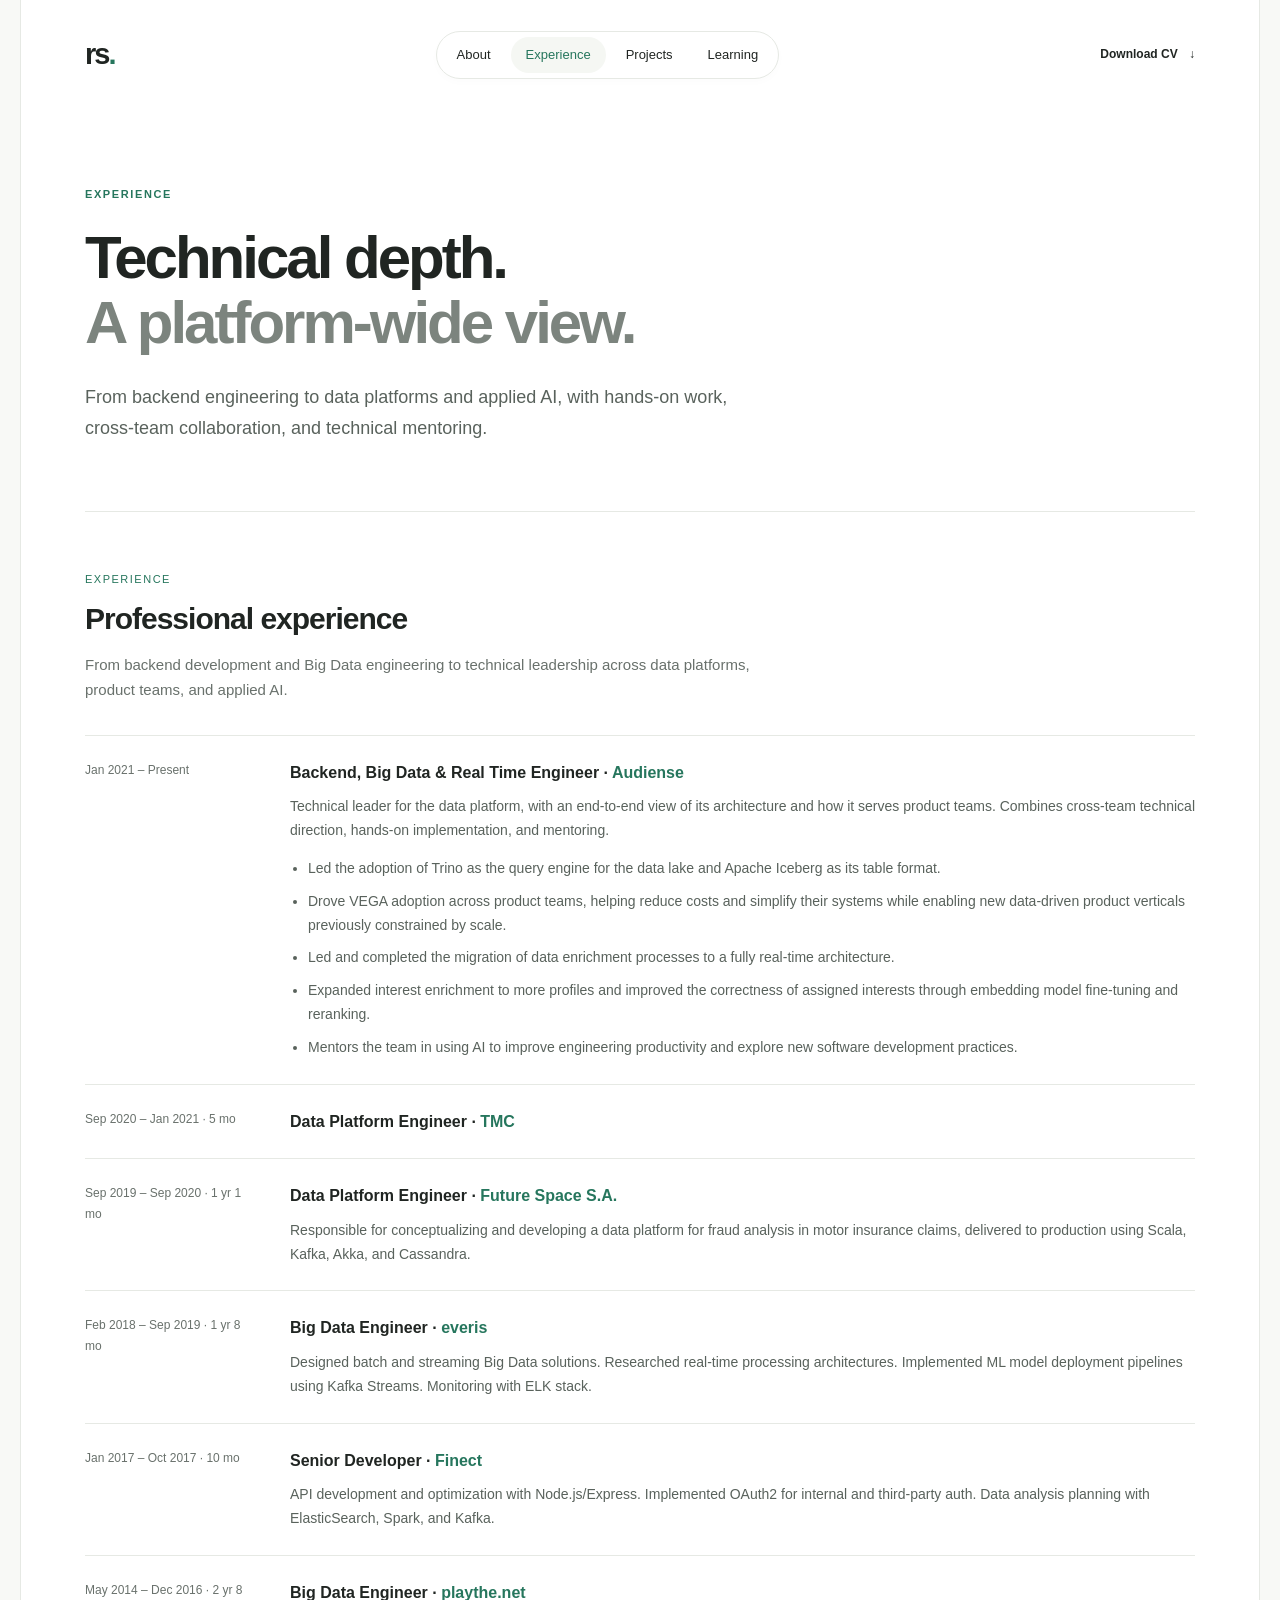
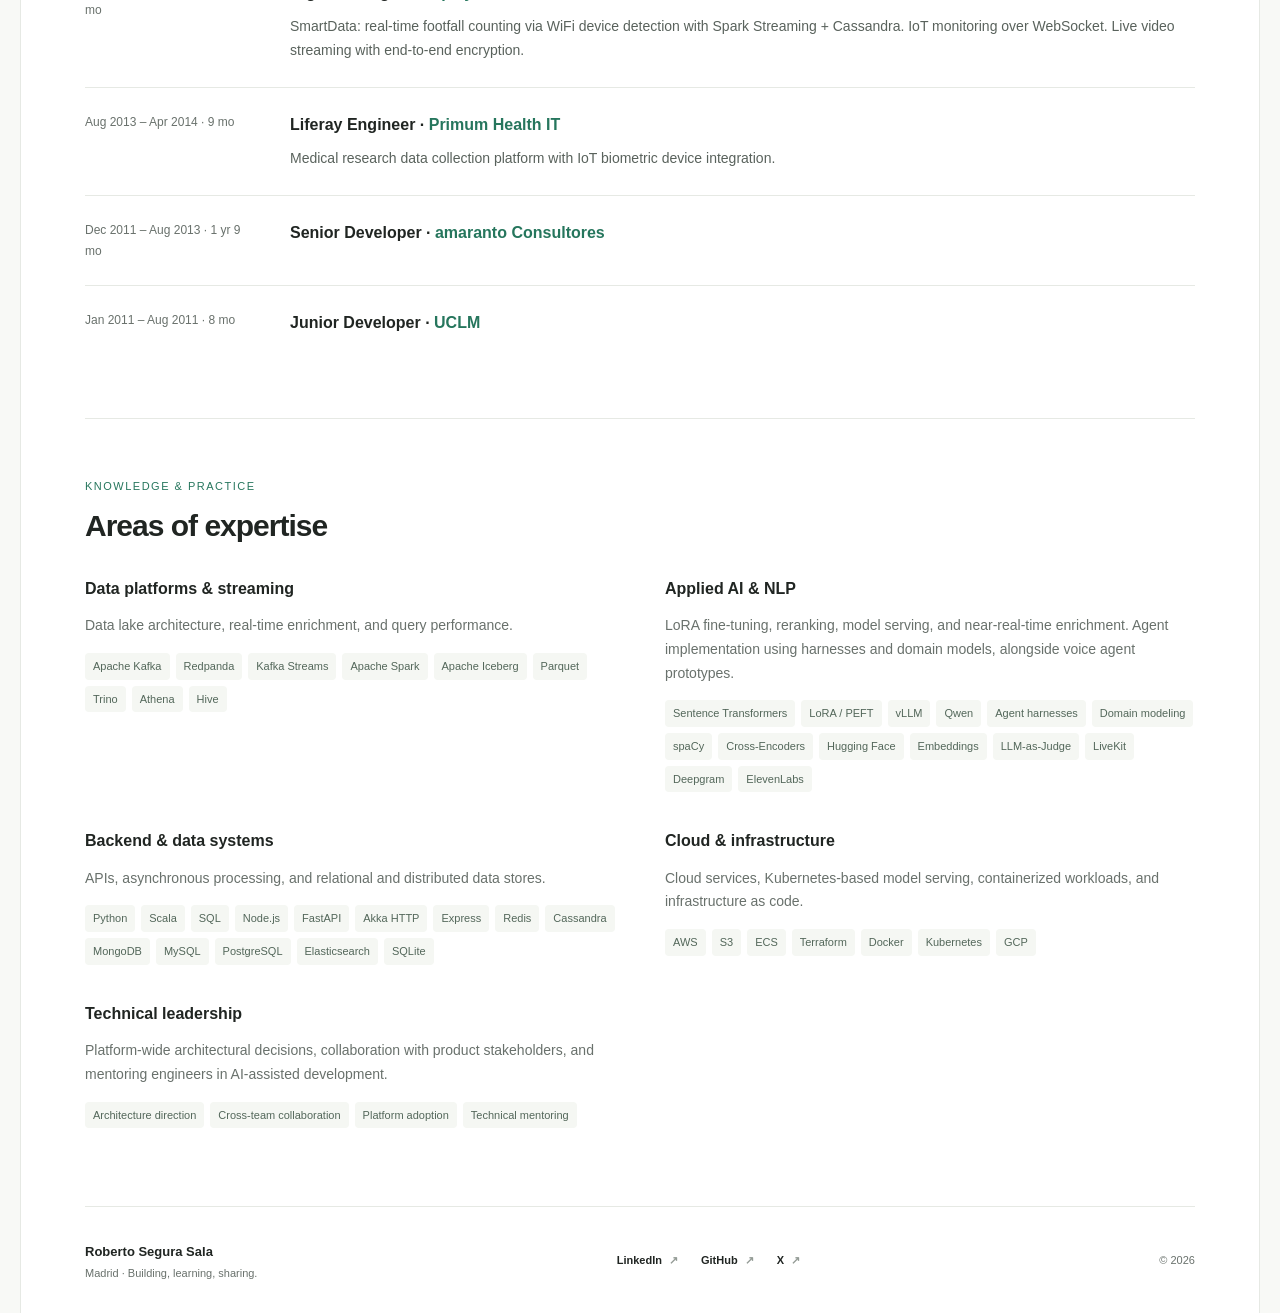
<file: v2/experience.html>
<!doctype html>
<html lang="en"><head><meta charset="utf-8"><meta name="viewport" content="width=device-width, initial-scale=1"><meta name="description" content="Roberto Segura Sala — data platforms, applied AI and technical leadership. Experience, personal projects and ongoing learning."><title>Experience — Roberto Segura Sala</title><link rel="stylesheet" href="assets/style.css"></head><body>
<a class="skip" href="#main">Skip to content</a><div class="site"><header class="site-header"><a class="wordmark" href="index.html" aria-label="Roberto Segura Sala, home">rs<span>.</span></a><nav aria-label="Main navigation"><a href="index.html">About</a><a href="experience.html" aria-current="page">Experience</a><a href="projects.html">Projects</a><a href="learning.html">Learning</a></nav><a class="download" href="assets/roberto-segura-cv.pdf" download>Download CV <span aria-hidden="true">↓</span></a></header>
<main id="main"><header class="page-intro"><p class="eyebrow">Experience</p><h1>Technical depth.<br><span class="muted">A platform-wide view.</span></h1><p class="lead">From backend engineering to data platforms and applied AI, with hands-on work, cross-team collaboration, and technical mentoring.</p></header><section class="dark" id="career">
  <div class="wrap">
    <p class="section-label">Experience</p>
    <h2>Professional experience</h2>
    <p class="section-intro">From backend development and Big Data engineering to technical leadership across data platforms, product teams, and applied AI.</p>
    <div class="timeline">
      <div class="tl-item current">
        <div class="tl-dates">Jan 2021 – Present</div>
        <div class="tl-role">Backend, Big Data &amp; Real Time Engineer · <span class="tl-company">Audiense</span></div>
        <div class="tl-desc">Technical leader for the data platform, with an end-to-end view of its architecture and how it serves product teams. Combines cross-team technical direction, hands-on implementation, and mentoring.
          <ul>
            <li>Led the adoption of Trino as the query engine for the data lake and Apache Iceberg as its table format.</li>
            <li>Drove VEGA adoption across product teams, helping reduce costs and simplify their systems while enabling new data-driven product verticals previously constrained by scale.</li>
            <li>Led and completed the migration of data enrichment processes to a fully real-time architecture.</li>
            <li>Expanded interest enrichment to more profiles and improved the correctness of assigned interests through embedding model fine-tuning and reranking.</li>
            <li>Mentors the team in using AI to improve engineering productivity and explore new software development practices.</li>
          </ul>
        </div>
      </div>
      <div class="tl-item">
        <div class="tl-dates">Sep 2020 – Jan 2021 · 5 mo</div>
        <div class="tl-role">Data Platform Engineer · <span class="tl-company">TMC</span></div>
      </div>
      <div class="tl-item">
        <div class="tl-dates">Sep 2019 – Sep 2020 · 1 yr 1 mo</div>
        <div class="tl-role">Data Platform Engineer · <span class="tl-company">Future Space S.A.</span></div>
        <div class="tl-desc">Responsible for conceptualizing and developing a data platform for fraud analysis in motor insurance claims, delivered to production using Scala, Kafka, Akka, and Cassandra.</div>
      </div>
      <div class="tl-item">
        <div class="tl-dates">Feb 2018 – Sep 2019 · 1 yr 8 mo</div>
        <div class="tl-role">Big Data Engineer · <span class="tl-company">everis</span></div>
        <div class="tl-desc">Designed batch and streaming Big Data solutions. Researched real-time processing architectures. Implemented ML model deployment pipelines using Kafka Streams. Monitoring with ELK stack.</div>
      </div>
      <div class="tl-item">
        <div class="tl-dates">Jan 2017 – Oct 2017 · 10 mo</div>
        <div class="tl-role">Senior Developer · <span class="tl-company">Finect</span></div>
        <div class="tl-desc">API development and optimization with Node.js/Express. Implemented OAuth2 for internal and third-party auth. Data analysis planning with ElasticSearch, Spark, and Kafka.</div>
      </div>
      <div class="tl-item">
        <div class="tl-dates">May 2014 – Dec 2016 · 2 yr 8 mo</div>
        <div class="tl-role">Big Data Engineer · <span class="tl-company">playthe.net</span></div>
        <div class="tl-desc">SmartData: real-time footfall counting via WiFi device detection with Spark Streaming + Cassandra. IoT monitoring over WebSocket. Live video streaming with end-to-end encryption.</div>
      </div>
      <div class="tl-item">
        <div class="tl-dates">Aug 2013 – Apr 2014 · 9 mo</div>
        <div class="tl-role">Liferay Engineer · <span class="tl-company">Primum Health IT</span></div>
        <div class="tl-desc">Medical research data collection platform with IoT biometric device integration.</div>
      </div>
      <div class="tl-item">
        <div class="tl-dates">Dec 2011 – Aug 2013 · 1 yr 9 mo</div>
        <div class="tl-role">Senior Developer · <span class="tl-company">amaranto Consultores</span></div>
      </div>
      <div class="tl-item">
        <div class="tl-dates">Jan 2011 – Aug 2011 · 8 mo</div>
        <div class="tl-role">Junior Developer · <span class="tl-company">UCLM</span></div>
      </div>
    </div>
  </div>
</section><section id="skills">
  <div class="wrap">
    <p class="section-label">Knowledge &amp; practice</p>
    <h2>Areas of expertise</h2>
    <div class="skills-grid">
      <div class="skill-group">
        <h4>Data platforms &amp; streaming</h4>
        <p class="skill-description">Data lake architecture, real-time enrichment, and query performance.</p>
        <div class="skill-tags">
          <span class="skill-tag">Apache Kafka</span>
          <span class="skill-tag">Redpanda</span>
          <span class="skill-tag">Kafka Streams</span>
          <span class="skill-tag">Apache Spark</span>
          <span class="skill-tag">Apache Iceberg</span>
          <span class="skill-tag">Parquet</span>
          <span class="skill-tag">Trino</span>
          <span class="skill-tag">Athena</span>
          <span class="skill-tag">Hive</span>
        </div>
      </div>
      <div class="skill-group">
        <h4>Applied AI &amp; NLP</h4>
        <p class="skill-description">LoRA fine-tuning, reranking, model serving, and near-real-time enrichment. Agent implementation using harnesses and domain models, alongside voice agent prototypes.</p>
        <div class="skill-tags">
          <span class="skill-tag">Sentence Transformers</span>
          <span class="skill-tag">LoRA / PEFT</span>
          <span class="skill-tag">vLLM</span>
          <span class="skill-tag">Qwen</span>
          <span class="skill-tag">Agent harnesses</span>
          <span class="skill-tag">Domain modeling</span>
          <span class="skill-tag">spaCy</span>
          <span class="skill-tag">Cross-Encoders</span>
          <span class="skill-tag">Hugging Face</span>
          <span class="skill-tag">Embeddings</span>
          <span class="skill-tag">LLM-as-Judge</span>
          <span class="skill-tag">LiveKit</span>
          <span class="skill-tag">Deepgram</span>
          <span class="skill-tag">ElevenLabs</span>
        </div>
      </div>
      <div class="skill-group">
        <h4>Backend &amp; data systems</h4>
        <p class="skill-description">APIs, asynchronous processing, and relational and distributed data stores.</p>
        <div class="skill-tags">
          <span class="skill-tag">Python</span>
          <span class="skill-tag">Scala</span>
          <span class="skill-tag">SQL</span>
          <span class="skill-tag">Node.js</span>
          <span class="skill-tag">FastAPI</span>
          <span class="skill-tag">Akka HTTP</span>
          <span class="skill-tag">Express</span>
          <span class="skill-tag">Redis</span>
          <span class="skill-tag">Cassandra</span>
          <span class="skill-tag">MongoDB</span>
          <span class="skill-tag">MySQL</span>
          <span class="skill-tag">PostgreSQL</span>
          <span class="skill-tag">Elasticsearch</span>
          <span class="skill-tag">SQLite</span>
        </div>
      </div>
      <div class="skill-group">
        <h4>Cloud &amp; infrastructure</h4>
        <p class="skill-description">Cloud services, Kubernetes-based model serving, containerized workloads, and infrastructure as code.</p>
        <div class="skill-tags">
          <span class="skill-tag">AWS</span>
          <span class="skill-tag">S3</span>
          <span class="skill-tag">ECS</span>
          <span class="skill-tag">Terraform</span>
          <span class="skill-tag">Docker</span>
          <span class="skill-tag">Kubernetes</span>
          <span class="skill-tag">GCP</span>
        </div>
      </div>
      <div class="skill-group">
        <h4>Technical leadership</h4>
        <p class="skill-description">Platform-wide architectural decisions, collaboration with product stakeholders, and mentoring engineers in AI-assisted development.</p>
        <div class="skill-tags">
          <span class="skill-tag">Architecture direction</span>
          <span class="skill-tag">Cross-team collaboration</span>
          <span class="skill-tag">Platform adoption</span>
          <span class="skill-tag">Technical mentoring</span>
        </div>
      </div>
    </div>
  </div>
</section></main><footer><div><a class="footer-name" href="index.html">Roberto Segura Sala</a><p>Madrid · Building, learning, sharing.</p></div><div class="socials"><a href="https://www.linkedin.com/in/robersegsal/" target="_blank" rel="noopener noreferrer">LinkedIn <span aria-hidden="true">↗</span></a><a href="https://github.com/rsegura" target="_blank" rel="noopener noreferrer">GitHub <span aria-hidden="true">↗</span></a><a href="https://x.com/Rober_Segura" target="_blank" rel="noopener noreferrer">X <span aria-hidden="true">↗</span></a></div><span class="copyright">© 2026</span></footer></div></body></html>
</file>
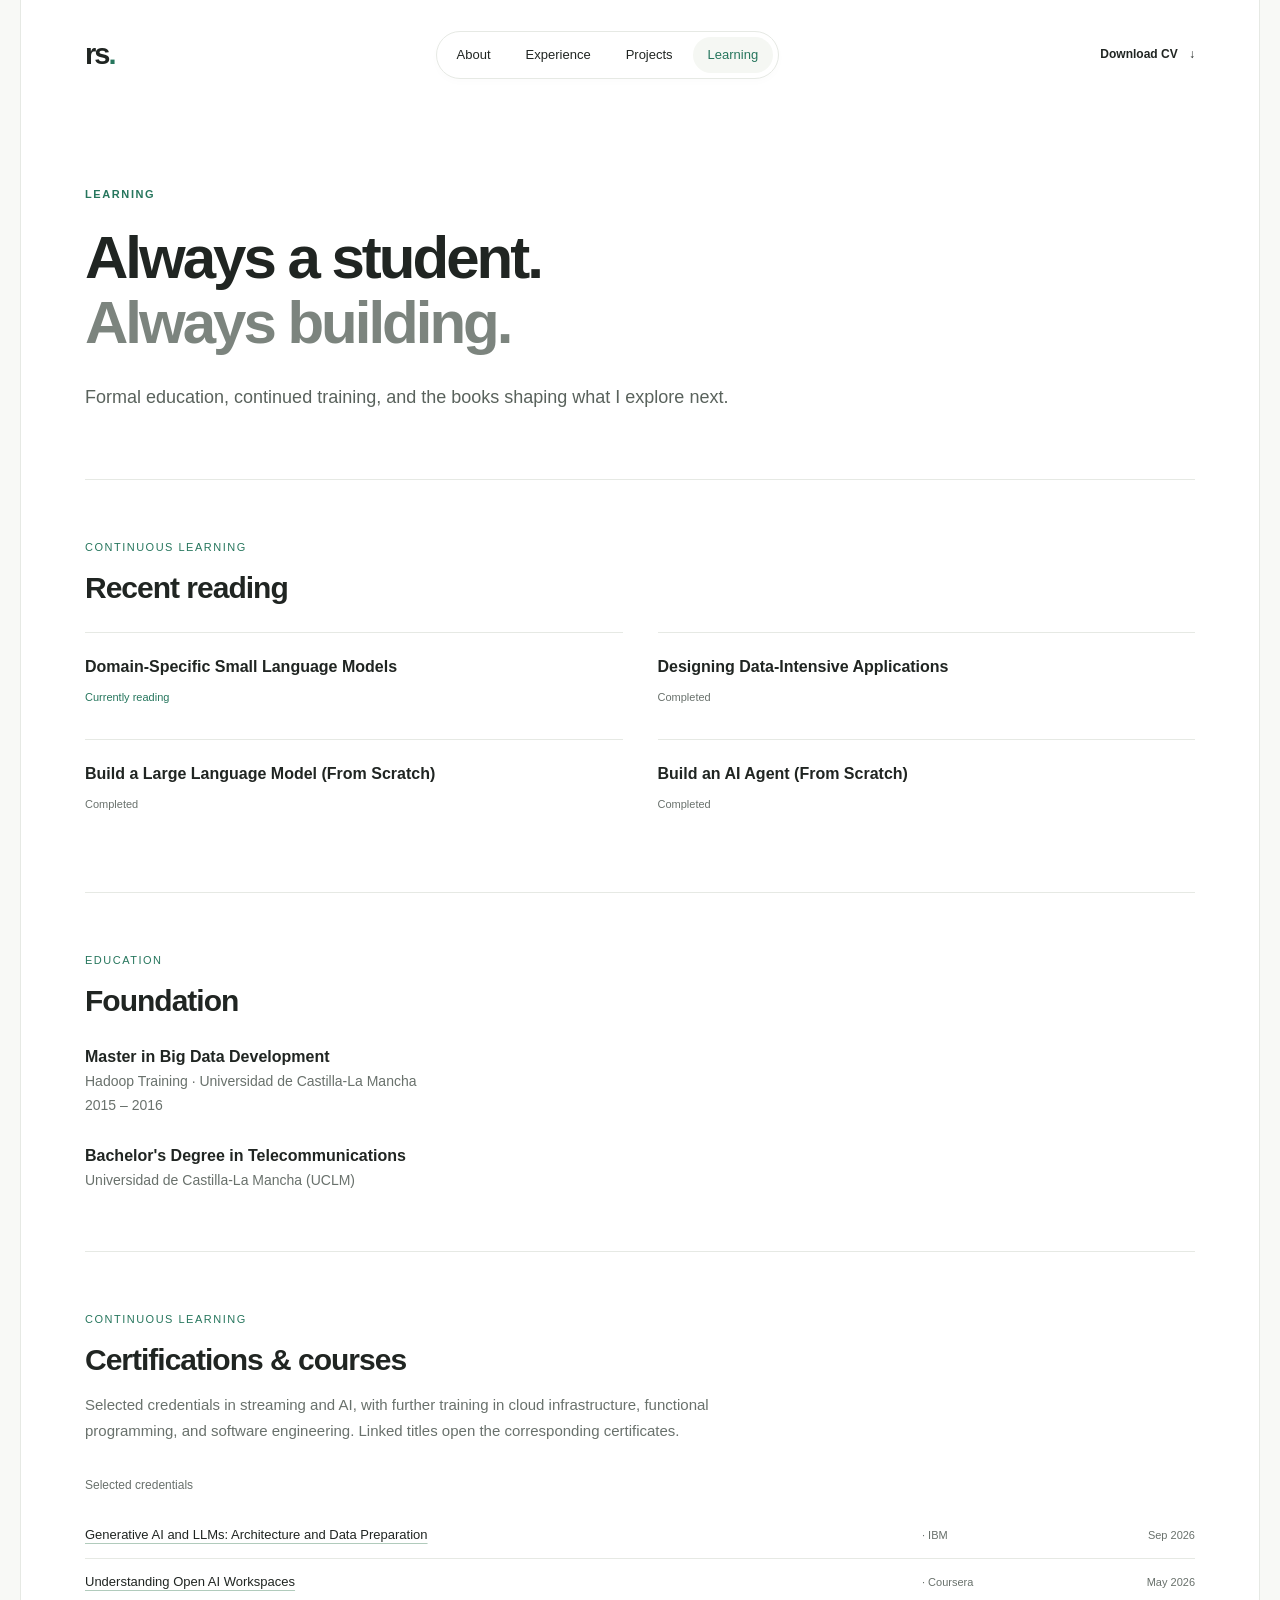
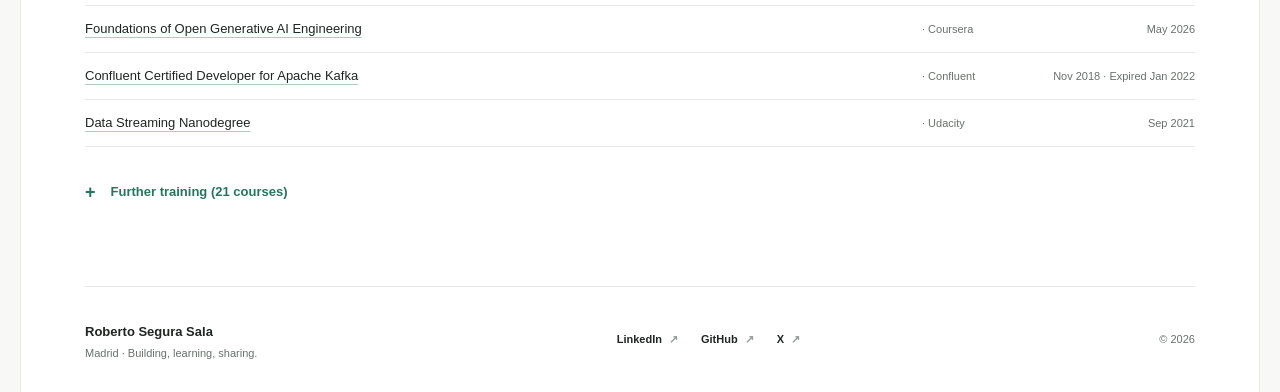
<file: v2/learning.html>
<!doctype html>
<html lang="en"><head><meta charset="utf-8"><meta name="viewport" content="width=device-width, initial-scale=1"><meta name="description" content="Roberto Segura Sala — data platforms, applied AI and technical leadership. Experience, personal projects and ongoing learning."><title>Learning — Roberto Segura Sala</title><link rel="stylesheet" href="assets/style.css"></head><body>
<a class="skip" href="#main">Skip to content</a><div class="site"><header class="site-header"><a class="wordmark" href="index.html" aria-label="Roberto Segura Sala, home">rs<span>.</span></a><nav aria-label="Main navigation"><a href="index.html">About</a><a href="experience.html">Experience</a><a href="projects.html">Projects</a><a href="learning.html" aria-current="page">Learning</a></nav><a class="download" href="assets/roberto-segura-cv.pdf" download>Download CV <span aria-hidden="true">↓</span></a></header>
<main id="main"><header class="page-intro"><p class="eyebrow">Learning</p><h1>Always a student.<br><span class="muted">Always building.</span></h1><p class="lead">Formal education, continued training, and the books shaping what I explore next.</p></header><section id="reading">
  <div class="wrap">
    <p class="section-label">Continuous learning</p>
    <h2>Recent reading</h2>
    <ul class="reading-list">
      <li>
        <span class="reading-title">Domain-Specific Small Language Models</span>
        <span class="reading-status current">Currently reading</span>
      </li>
      <li>
        <span class="reading-title">Designing Data-Intensive Applications</span>
        <span class="reading-status">Completed</span>
      </li>
      <li>
        <span class="reading-title">Build a Large Language Model (From Scratch)</span>
        <span class="reading-status">Completed</span>
      </li>
      <li>
        <span class="reading-title">Build an AI Agent (From Scratch)</span>
        <span class="reading-status">Completed</span>
      </li>
    </ul>
  </div>
</section><section id="education">
  <div class="wrap">
    <p class="section-label">Education</p>
    <h2>Foundation</h2>
    <div class="edu-item">
      <div class="edu-degree">Master in Big Data Development</div>
      <div class="edu-school">Hadoop Training · Universidad de Castilla-La Mancha</div>
      <div class="edu-year">2015 – 2016</div>
    </div>
    <div class="edu-item">
      <div class="edu-degree">Bachelor's Degree in Telecommunications</div>
      <div class="edu-school">Universidad de Castilla-La Mancha (UCLM)</div>
    </div>
  </div>
</section><section class="dark" id="certs">
  <div class="wrap">
    <p class="section-label">Continuous learning</p>
    <h2>Certifications &amp; courses</h2>
    <p class="section-intro">Selected credentials in streaming and AI, with further training in cloud infrastructure, functional programming, and software engineering. Linked titles open the corresponding certificates.</p>
    <div class="cert-group">
      <h4>Selected credentials</h4>
      <div class="cert-list">
        <div class="cert-item"><a class="cert-name" href="https://www.coursera.org/account/accomplishments/verify/URSAFJIND6BA" target="_blank" rel="noopener noreferrer">Generative AI and LLMs: Architecture and Data Preparation</a><span class="cert-org">· IBM</span><span class="cert-date">Sep 2026</span></div>
        <div class="cert-item"><a class="cert-name" href="https://www.coursera.org/account/accomplishments/verify/L39X8O80H1UB" target="_blank" rel="noopener noreferrer">Understanding Open AI Workspaces</a><span class="cert-org">· Coursera</span><span class="cert-date">May 2026</span></div>
        <div class="cert-item"><a class="cert-name" href="https://www.coursera.org/account/accomplishments/verify/94FLD3B2WB3M" target="_blank" rel="noopener noreferrer">Foundations of Open Generative AI Engineering</a><span class="cert-org">· Coursera</span><span class="cert-date">May 2026</span></div>
        <div class="cert-item"><a class="cert-name" href="https://www.credential.net/9eb66936-f4bb-440b-81d3-336e3969e33e#acc.gGAVO3YC" target="_blank" rel="noopener noreferrer">Confluent Certified Developer for Apache Kafka</a><span class="cert-org">· Confluent</span><span class="cert-date">Nov 2018 · Expired Jan 2022</span></div>
        <div class="cert-item"><a class="cert-name" href="https://www.udacity.com/certificate/DHAAE4HS" target="_blank" rel="noopener noreferrer">Data Streaming Nanodegree</a><span class="cert-org">· Udacity</span><span class="cert-date">Sep 2021</span></div>
      </div>
    </div>
    <details class="additional-training">
      <summary>Further training (21 courses)</summary>
      <div class="cert-list">
        <div class="cert-item"><a class="cert-name" href="https://www.coursera.org/account/accomplishments/verify/6QQRYVUKSND4" target="_blank" rel="noopener noreferrer">Serverless Machine Learning with TensorFlow on Google Cloud Platform</a><span class="cert-org">· Coursera</span><span class="cert-date">Mar 2019</span></div>
        <div class="cert-item"><a class="cert-name" href="https://www.udemy.com/certificate/UC-1IUZEV70/" target="_blank" rel="noopener noreferrer">Apache Kafka Series — Kafka Streams for Data Processing</a><span class="cert-org">· Udemy</span><span class="cert-date">Jul 2018</span></div>
        <div class="cert-item"><a class="cert-name" href="https://www.udemy.com/certificate/UC-CLIH9CNH/" target="_blank" rel="noopener noreferrer">Apache Kafka Series — Learn Apache Kafka for Beginners</a><span class="cert-org">· Udemy</span><span class="cert-date">Apr 2018</span></div>
        <div class="cert-item"><a class="cert-name" href="https://www.udemy.com/certificate/UC-AEQEA764/" target="_blank" rel="noopener noreferrer">Taming Big Data with Spark Streaming and Scala</a><span class="cert-org">· Udemy</span><span class="cert-date">Nov 2017</span></div>
        <div class="cert-item"><a class="cert-name" href="https://www.udemy.com/certificate/UC-FEV08SLI/" target="_blank" rel="noopener noreferrer">Advanced Scala and Functional Programming</a><span class="cert-org">· Udemy</span><span class="cert-date">May 2019</span></div>
        <div class="cert-item"><a class="cert-name" href="https://www.udemy.com/certificate/UC-OCWT4N9F/" target="_blank" rel="noopener noreferrer">Scala and Functional Programming</a><span class="cert-org">· Udemy</span><span class="cert-date">Mar 2019</span></div>
        <div class="cert-item"><a class="cert-name" href="https://www.udemy.com/certificate/UC-DYOPEF4D/" target="_blank" rel="noopener noreferrer">Akka HTTP with Scala</a><span class="cert-org">· Udemy</span><span class="cert-date">Jan 2020</span></div>
        <div class="cert-item"><a class="cert-name" href="https://www.coursera.org/account/accomplishments/verify/RB658FKZHHT3" target="_blank" rel="noopener noreferrer">Functional Program Design in Scala</a><span class="cert-org">· Coursera</span><span class="cert-date">Oct 2016</span></div>
        <div class="cert-item"><a class="cert-name" href="https://www.coursera.org/account/accomplishments/verify/97HWEDANPHGJ" target="_blank" rel="noopener noreferrer">Functional Programming Principles in Scala</a><span class="cert-org">· Coursera</span><span class="cert-date">Aug 2016</span></div>
        <div class="cert-item"><a class="cert-name" href="https://www.coursera.org/account/accomplishments/verify/LVSMG2NVBKD8" target="_blank" rel="noopener noreferrer">Google Cloud Platform Fundamentals: Core Infrastructure</a><span class="cert-org">· Coursera</span><span class="cert-date">Oct 2018</span></div>
        <div class="cert-item"><a class="cert-name" href="https://www.coursera.org/account/accomplishments/verify/YH324PBV2G6P" target="_blank" rel="noopener noreferrer">Essential Cloud Infrastructure: Core Services</a><span class="cert-org">· Coursera</span><span class="cert-date">Oct 2018</span></div>
        <div class="cert-item"><a class="cert-name" href="https://www.coursera.org/account/accomplishments/verify/EGQ26VZYJP7U" target="_blank" rel="noopener noreferrer">Essential Cloud Infrastructure: Foundation</a><span class="cert-org">· Coursera</span><span class="cert-date">Oct 2018</span></div>
        <div class="cert-item"><a class="cert-name" href="https://www.coursera.org/account/accomplishments/verify/GJKE36NG4Z3T" target="_blank" rel="noopener noreferrer">Google Cloud Big Data and Machine Learning Fundamentals</a><span class="cert-org">· Coursera</span><span class="cert-date">Jan 2019</span></div>
        <div class="cert-item"><a class="cert-name" href="https://www.coursera.org/account/accomplishments/verify/UH69Z85G266W" target="_blank" rel="noopener noreferrer">Serverless Data Analysis with Google BigQuery and Cloud Dataflow</a><span class="cert-org">· Coursera</span><span class="cert-date">Feb 2019</span></div>
        <div class="cert-item"><a class="cert-name" href="https://www.coursera.org/account/accomplishments/verify/3ETLBX2UETHW" target="_blank" rel="noopener noreferrer">Building Resilient Streaming Systems on Google Cloud Platform</a><span class="cert-org">· Coursera</span><span class="cert-date">Mar 2019</span></div>
        <div class="cert-item"><a class="cert-name" href="https://www.coursera.org/account/accomplishments/verify/79AR2QDPKBA8" target="_blank" rel="noopener noreferrer">Leveraging Unstructured Data with Cloud Dataproc on Google Cloud Platform</a><span class="cert-org">· Coursera</span><span class="cert-date">Feb 2019</span></div>
        <div class="cert-item"><a class="cert-name" href="https://www.udemy.com/certificate/UC-7GTIC511/" target="_blank" rel="noopener noreferrer">Apache Spark 2.0 with Scala — Hands On with Big Data</a><span class="cert-org">· Udemy</span><span class="cert-date">Oct 2017</span></div>
        <div class="cert-item"><a class="cert-name" href="https://www.udemy.com/certificate/UC-ORGZPBWL/" target="_blank" rel="noopener noreferrer">Software Design Patterns and SOLID Principles</a><span class="cert-org">· Udemy</span><span class="cert-date">Oct 2019</span></div>
        <div class="cert-item"><span class="cert-name">M102: MongoDB for DBAs</span><span class="cert-org">· MongoDB University</span><span class="cert-date">2015</span></div>
        <div class="cert-item"><span class="cert-name">M101JS: MongoDB for Node.js Developers</span><span class="cert-org">· MongoDB University</span><span class="cert-date">2015</span></div>
        <div class="cert-item"><span class="cert-name">Curso Profesional de Node.js y JavaScript</span><span class="cert-org">· Platzi</span><span class="cert-date">Nov 2014</span></div>
      </div>
    </details>
  </div>
</section></main><footer><div><a class="footer-name" href="index.html">Roberto Segura Sala</a><p>Madrid · Building, learning, sharing.</p></div><div class="socials"><a href="https://www.linkedin.com/in/robersegsal/" target="_blank" rel="noopener noreferrer">LinkedIn <span aria-hidden="true">↗</span></a><a href="https://github.com/rsegura" target="_blank" rel="noopener noreferrer">GitHub <span aria-hidden="true">↗</span></a><a href="https://x.com/Rober_Segura" target="_blank" rel="noopener noreferrer">X <span aria-hidden="true">↗</span></a></div><span class="copyright">© 2026</span></footer></div></body></html>
</file>
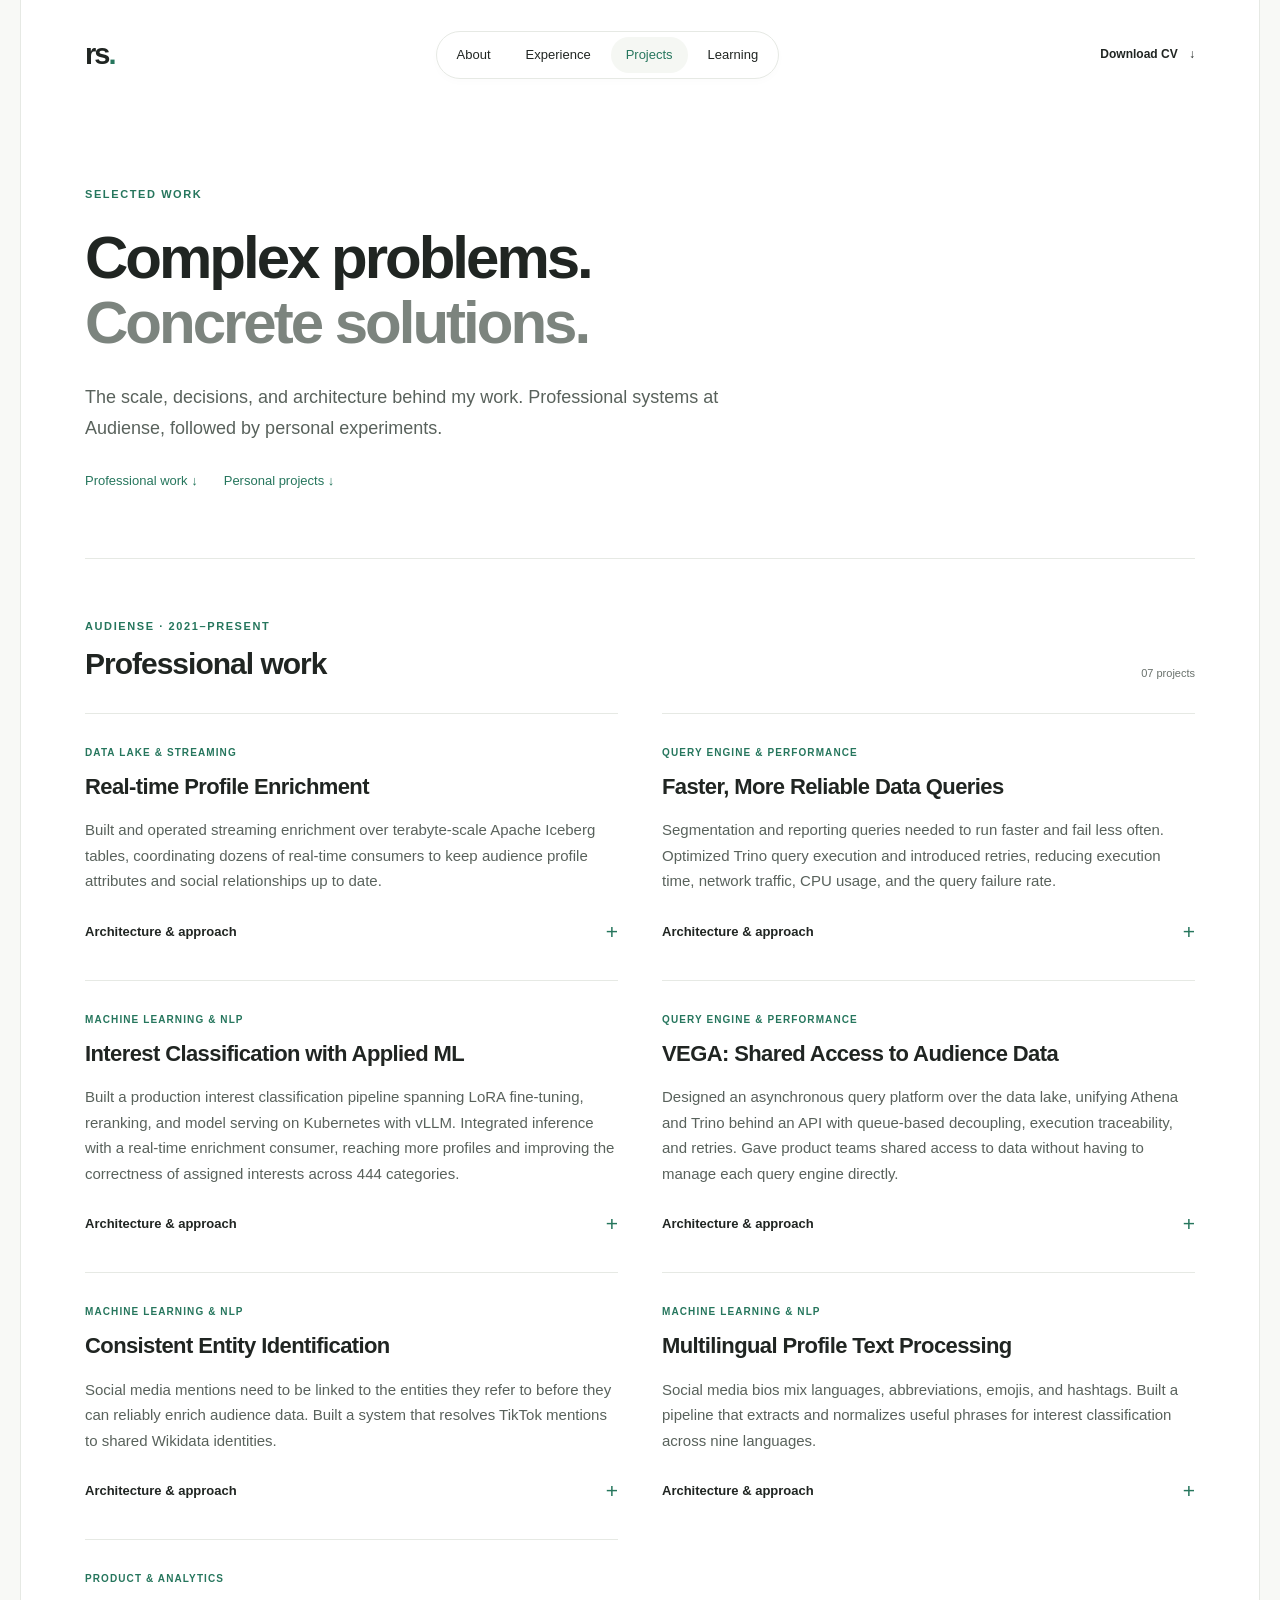
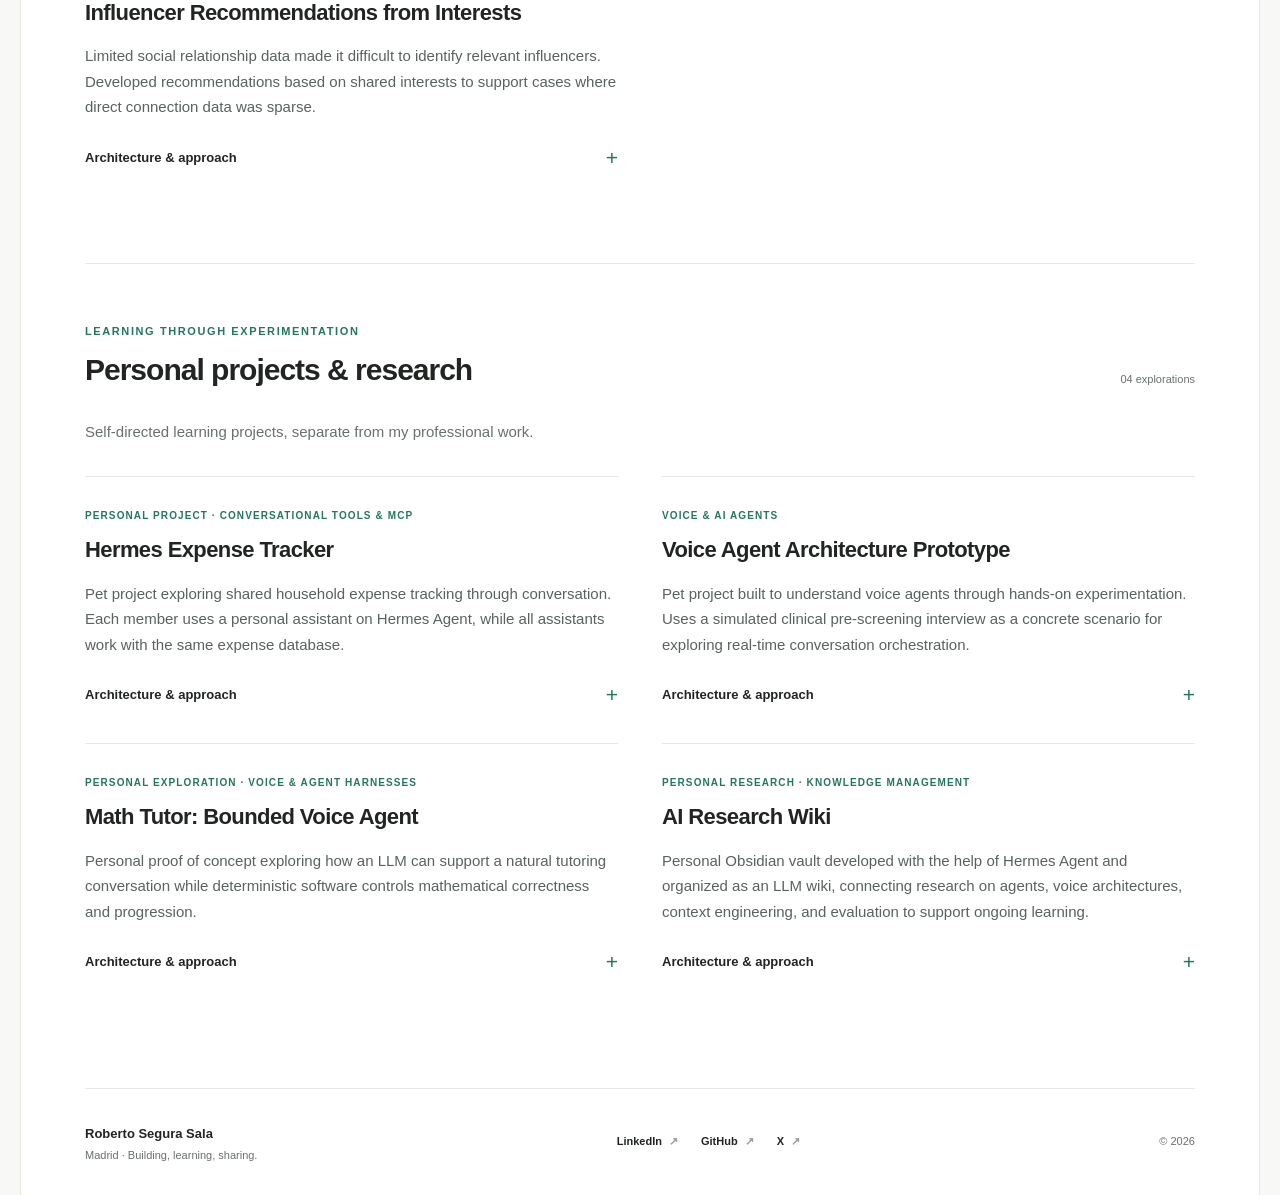
<file: v2/projects.html>
<!doctype html>
<html lang="en"><head><meta charset="utf-8"><meta name="viewport" content="width=device-width, initial-scale=1"><meta name="description" content="Roberto Segura Sala — data platforms, applied AI and technical leadership. Experience, personal projects and ongoing learning."><title>Projects — Roberto Segura Sala</title><link rel="stylesheet" href="assets/style.css"></head><body>
<a class="skip" href="#main">Skip to content</a><div class="site"><header class="site-header"><a class="wordmark" href="index.html" aria-label="Roberto Segura Sala, home">rs<span>.</span></a><nav aria-label="Main navigation"><a href="index.html">About</a><a href="experience.html">Experience</a><a href="projects.html" aria-current="page">Projects</a><a href="learning.html">Learning</a></nav><a class="download" href="assets/roberto-segura-cv.pdf" download>Download CV <span aria-hidden="true">↓</span></a></header>
<main id="main"><header class="page-intro"><p class="eyebrow">Selected work</p><h1>Complex problems.<br><span class="muted">Concrete solutions.</span></h1><p class="lead">The scale, decisions, and architecture behind my work. Professional systems at Audiense, followed by personal experiments.</p><div class="section-jumps"><a href="#professional">Professional work ↓</a><a href="#personal">Personal projects ↓</a></div></header><section id="professional"><div class="section-heading"><div><p class="eyebrow">Audiense · 2021–present</p><h2>Professional work</h2></div><span class="section-count">07 projects</span></div><div class="projects-list"><article class="project" id="projects-1"><p class="eyebrow">Data Lake &amp; Streaming</p><h3>Real-time Profile Enrichment</h3><p class="project-summary">Built and operated streaming enrichment over terabyte-scale Apache Iceberg tables, coordinating dozens of real-time consumers to keep audience profile attributes and social relationships up to date.</p><details><summary>Architecture &amp; approach <span aria-hidden="true">+</span></summary><div class="project-detail">
          <p>Created and maintained terabyte-scale Iceberg tables fed by streaming services. Led the migration of social relationship data to Iceberg, adapting schemas and coordinating changes with dependent consumers. Completed the move to real-time enrichment across the platform.</p>
          <p>For large batches of geolocation lookups, evaluated whether direct data lake queries could replace indexed database access. Identified scheduled Spark processing as a better fit for this access pattern.</p>
          <div class="tag-row">
            <span class="tag">Apache Iceberg</span>
            <span class="tag">Parquet</span>
            <span class="tag">Kafka</span>
            <span class="tag">Redpanda</span>
            <span class="tag">AWS ECS</span>
            <span class="tag">Spark</span>
          </div>
        </div></details></article>
<article class="project" id="projects-2"><p class="eyebrow">Query Engine &amp; Performance</p><h3>Faster, More Reliable Data Queries</h3><p class="project-summary">Segmentation and reporting queries needed to run faster and fail less often. Optimized Trino query execution and introduced retries, reducing execution time, network traffic, CPU usage, and the query failure rate.</p><details><summary>Architecture &amp; approach <span aria-hidden="true">+</span></summary><div class="project-detail">
          <p>Introduced table statistics to help the engine choose more efficient ways to join datasets, reducing the amount of data transferred between workers and the CPU needed to process it. Analyzed query patterns and storage access to identify bottlenecks.</p>
          <p>Added a retry layer so failed queries could be attempted again, improving reliability for the services that depend on their results.</p>
          <div class="tag-row">
            <span class="tag">Trino</span>
            <span class="tag">Iceberg</span>
            <span class="tag">S3</span>
            <span class="tag secondary">Query optimization</span>
            <span class="tag secondary">Performance analysis</span>
          </div>
        </div></details></article>
<article class="project" id="projects-3"><p class="eyebrow">Machine Learning &amp; NLP</p><h3>Interest Classification with Applied ML</h3><p class="project-summary">Built a production interest classification pipeline spanning LoRA fine-tuning, reranking, and model serving on Kubernetes with vLLM. Integrated inference with a real-time enrichment consumer, reaching more profiles and improving the correctness of assigned interests across 444 categories.</p><details><summary>Architecture &amp; approach <span aria-hidden="true">+</span></summary><div class="project-detail">
          <p>Fine-tuned an embedding model with LoRA to retrieve candidate interests, then applied a cross-encoder to rerank them. Used agreement between the models to address confident but incorrect predictions. Deployed the inference service on Kubernetes with vLLM and connected it to a streaming consumer that enriches profiles with inferred interests.</p>
          <p>Also used Qwen models served through vLLM for near-real-time enrichment, integrating language model inference into the data processing architecture.</p>
          <p>Evaluation showed F1 improving from 0.255 to 0.390 after fine-tuning, and strict precision increasing from 36% to 52% with model agreement. These measure distinct improvements in the classification pipeline.</p>
          <div class="tag-row">
            <span class="tag">Sentence Transformers</span>
            <span class="tag">LoRA / PEFT</span>
            <span class="tag">Kubernetes</span>
            <span class="tag">vLLM</span>
            <span class="tag">Qwen</span>
            <span class="tag">Cross-Encoders</span>
            <span class="tag secondary">Contrastive learning</span>
            <span class="tag secondary">Information Retrieval</span>
          </div>
        </div></details></article>
<article class="project" id="projects-4"><p class="eyebrow">Query Engine &amp; Performance</p><h3>VEGA: Shared Access to Audience Data</h3><p class="project-summary">Designed an asynchronous query platform over the data lake, unifying Athena and Trino behind an API with queue-based decoupling, execution traceability, and retries. Gave product teams shared access to data without having to manage each query engine directly.</p><details><summary>Architecture &amp; approach <span aria-hidden="true">+</span></summary><div class="project-detail">
          <p>Decoupled query submission from execution through queues, allowing clients to submit long-running jobs and retrieve results asynchronously. Implemented execution traceability, retries, and Redis-based rate limiting to track queries, recover from failures, and control demand. Added a data catalog, query examples, and a query builder to support adoption.</p>
          <p>Worked with product teams to integrate the platform into their workflows. Adoption reduced costs and the number of systems they needed, and enabled new data-driven product verticals previously constrained by scale.</p>
          <div class="tag-row">
            <span class="tag">FastAPI</span>
            <span class="tag">Athena</span>
            <span class="tag">Trino</span>
            <span class="tag">Redis</span>
            <span class="tag">Redpanda</span>
          </div>
        </div></details></article>
<article class="project" id="projects-5"><p class="eyebrow">Machine Learning &amp; NLP</p><h3>Consistent Entity Identification</h3><p class="project-summary">Social media mentions need to be linked to the entities they refer to before they can reliably enrich audience data. Built a system that resolves TikTok mentions to shared Wikidata identities.</p><details><summary>Architecture &amp; approach <span aria-hidden="true">+</span></summary><div class="project-detail">
          <p>Combined entity matching with a review process to catch incorrect matches before other services use them. Published complete, versioned datasets to Iceberg so consumers can keep using a consistent version while the next update is prepared.</p>
          <div class="tag-row">
            <span class="tag">Wikidata</span>
            <span class="tag">NER</span>
            <span class="tag">Apache Iceberg</span>
            <span class="tag">CronJob</span>
            <span class="tag secondary">Entity resolution</span>
          </div>
        </div></details></article>
<article class="project" id="projects-6"><p class="eyebrow">Machine Learning &amp; NLP</p><h3>Multilingual Profile Text Processing</h3><p class="project-summary">Social media bios mix languages, abbreviations, emojis, and hashtags. Built a pipeline that extracts and normalizes useful phrases for interest classification across nine languages.</p><details><summary>Architecture &amp; approach <span aria-hidden="true">+</span></summary><div class="project-detail">
          <p>Used spaCy language models to identify meaningful phrases, filter noise, and remove duplicates. The resulting structured text feeds the interest classifier, connecting unstructured profile descriptions with the enrichment pipeline.</p>
          <div class="tag-row">
            <span class="tag">spaCy</span>
            <span class="tag">Python</span>
            <span class="tag secondary">Multilingual NLP</span>
          </div>
        </div></details></article>
<article class="project" id="projects-7"><p class="eyebrow">Product &amp; Analytics</p><h3>Influencer Recommendations from Interests</h3><p class="project-summary">Limited social relationship data made it difficult to identify relevant influencers. Developed recommendations based on shared interests to support cases where direct connection data was sparse.</p><details><summary>Architecture &amp; approach <span aria-hidden="true">+</span></summary><div class="project-detail">
          <p>Used Watson NLU interest categories to construct representative audiences, then matched them against influencer follower bases. This provided an alternative route to recommendations when direct social graph information was insufficient.</p>
          <div class="tag-row">
            <span class="tag">Watson NLU</span>
            <span class="tag secondary">Recommendation systems</span>
            <span class="tag secondary">Proxy audiences</span>
          </div>
        </div></details></article></div></section><section id="personal"><div class="section-heading"><div><p class="eyebrow">Learning through experimentation</p><h2>Personal projects &amp; research</h2></div><span class="section-count">04 explorations</span></div><p class="section-intro">Self-directed learning projects, separate from my professional work.</p><div class="projects-list"><article class="project" id="personal-1"><p class="eyebrow">Personal project · Conversational Tools &amp; MCP</p><h3>Hermes Expense Tracker</h3><p class="project-summary">Pet project exploring shared household expense tracking through conversation. Each member uses a personal assistant on Hermes Agent, while all assistants work with the same expense database.</p><details><summary>Architecture &amp; approach <span aria-hidden="true">+</span></summary><div class="project-detail">
          <p>Built a Python FastMCP server that owns business rules and persistence in SQLite. Hermes profiles handle conversation through Telegram or the CLI and invoke domain tools, separating language model interaction from expense calculations and data access.</p>
          <p>Implemented per-person expense allocations, shared projects with membership-based visibility, budgets, recurring expense templates, and reports and charts. Added English and Spanish support and cross-platform installation tooling to make the project reusable.</p>
          <div class="tag-row">
            <span class="tag">Hermes Agent</span>
            <span class="tag">Python</span>
            <span class="tag">FastMCP</span>
            <span class="tag">SQLite</span>
            <span class="tag">Telegram</span>
            <span class="tag secondary">Domain tools</span>
          </div>
        </div></details></article>
<article class="project" id="personal-2"><p class="eyebrow">Voice &amp; AI Agents</p><h3>Voice Agent Architecture Prototype</h3><p class="project-summary">Pet project built to understand voice agents through hands-on experimentation. Uses a simulated clinical pre-screening interview as a concrete scenario for exploring real-time conversation orchestration.</p><details><summary>Architecture &amp; approach <span aria-hidden="true">+</span></summary><div class="project-detail">
          <p>Integrated a streaming STT → LLM → TTS pipeline: Deepgram converts speech to text, a language model orchestrated through OpenRouter handles the dialogue, and ElevenLabs generates spoken responses, connected through LiveKit/WebRTC. The agent conducts structured interviews and assesses answers against predefined inclusion and exclusion criteria.</p>
          <p>Implemented explicit conversation state transitions and SQLite WAL persistence for crash recovery, backed by automated tests. The focus is learning how voice, model orchestration, and durable state fit together in an experimental prototype.</p>
          <div class="tag-row">
            <span class="tag">LiveKit</span>
            <span class="tag">Deepgram</span>
            <span class="tag">ElevenLabs</span>
            <span class="tag">OpenRouter</span>
            <span class="tag">SQLite WAL</span>
          </div>
        </div></details></article>
<article class="project" id="personal-3"><p class="eyebrow">Personal exploration · Voice &amp; Agent Harnesses</p><h3>Math Tutor: Bounded Voice Agent</h3><p class="project-summary">Personal proof of concept exploring how an LLM can support a natural tutoring conversation while deterministic software controls mathematical correctness and progression.</p><details><summary>Architecture &amp; approach <span aria-hidden="true">+</span></summary><div class="project-detail">
          <p>Built a Spanish-speaking voice tutor with LiveKit and an STT → LLM → TTS pipeline. The model proposes interpretations and pedagogical actions; a harness validates them before domain code can change learning state or release a response.</p>
          <p>Separated educational rules from model and voice providers, with SQLite persistence and offline evaluations of the core workflow. The current scope is a narrow primary-math prototype for engineering experimentation, not a deployed educational product.</p>
          <div class="tag-row">
            <span class="tag">Python</span>
            <span class="tag">LiveKit</span>
            <span class="tag">FastAPI</span>
            <span class="tag">SQLite</span>
            <span class="tag secondary">Agent harnesses</span>
            <span class="tag secondary">Domain modeling</span>
            <span class="tag secondary">Offline evaluation</span>
          </div>
        </div></details></article>
<article class="project" id="personal-4"><p class="eyebrow">Personal research · Knowledge Management</p><h3>AI Research Wiki</h3><p class="project-summary">Personal Obsidian vault developed with the help of Hermes Agent and organized as an LLM wiki, connecting research on agents, voice architectures, context engineering, and evaluation to support ongoing learning.</p><details><summary>Architecture &amp; approach <span aria-hidden="true">+</span></summary><div class="project-detail">
          <p>Organized source articles and papers alongside linked concept notes, technology profiles, architecture comparisons, and research syntheses. Topics include agent harnesses, tool use, RAG, observability, and conversational turn-taking.</p>
          <p>The vault provides a structured reference for exploring design alternatives and connecting ideas across personal experiments.</p>
          <div class="tag-row">
            <span class="tag">Obsidian</span>
            <span class="tag">Hermes Agent</span>
            <span class="tag">Markdown</span>
            <span class="tag secondary">LLM wiki</span>
            <span class="tag secondary">Agent research</span>
            <span class="tag secondary">Knowledge synthesis</span>
          </div>
        </div></details></article></div></section></main><footer><div><a class="footer-name" href="index.html">Roberto Segura Sala</a><p>Madrid · Building, learning, sharing.</p></div><div class="socials"><a href="https://www.linkedin.com/in/robersegsal/" target="_blank" rel="noopener noreferrer">LinkedIn <span aria-hidden="true">↗</span></a><a href="https://github.com/rsegura" target="_blank" rel="noopener noreferrer">GitHub <span aria-hidden="true">↗</span></a><a href="https://x.com/Rober_Segura" target="_blank" rel="noopener noreferrer">X <span aria-hidden="true">↗</span></a></div><span class="copyright">© 2026</span></footer></div></body></html>
</file>
<file: assets/style.css>
:root{--ink:#202522;--muted:#69716c;--accent:#26765d;--line:#e6e9e4;--paper:#fff;--soft:#f5f7f3}*{box-sizing:border-box}html{scroll-behavior:smooth;scroll-padding-top:35px}body{margin:0;background:#f8f9f6;color:var(--ink);font:16px/1.7 -apple-system,BlinkMacSystemFont,"Segoe UI",Arial,sans-serif;-webkit-font-smoothing:antialiased}a{color:inherit;text-decoration:none}a:hover{color:var(--accent)}a:focus-visible,summary:focus-visible{outline:2px solid var(--accent);outline-offset:5px;border-radius:3px}.site{max-width:1240px;margin:auto;background:var(--paper);min-height:100vh;border-inline:1px solid var(--line);padding:0 64px}.site-header{display:flex;align-items:center;justify-content:space-between;gap:20px;padding:30px 0}.wordmark{font-size:29px;letter-spacing:-2px;font-weight:750}.wordmark span{color:var(--accent)}nav{display:flex;gap:5px;padding:5px;border:1px solid var(--line);border-radius:40px;box-shadow:0 3px 9px #20252204}nav a{font-size:13px;padding:7px 15px;border-radius:30px}nav a[aria-current]{color:var(--accent);background:var(--soft)}.download{font-size:12px;font-weight:600}.download span{margin-left:8px}.skip{position:absolute;left:16px;top:-70px;background:white;padding:12px;z-index:2}.skip:focus{top:10px}h1,h2,h3,p{margin:0}h1{font-size:clamp(42px,5.3vw,68px);letter-spacing:-3px;line-height:1.08;font-weight:700;max-width:870px}h2{font-size:30px;line-height:1.25;letter-spacing:-1px}h3{font-size:23px;letter-spacing:-.6px;line-height:1.3}.muted{color:#7c847e}.eyebrow{font-size:11px;letter-spacing:1.6px;text-transform:uppercase;font-weight:650;color:var(--accent);margin-bottom:22px}.dot{display:inline-block;width:7px;height:7px;border-radius:50%;background:var(--accent);margin-right:9px;vertical-align:1px}.intro{padding:78px 0 88px}.lead{font-size:18px;line-height:1.75;max-width:660px;color:#59625c;margin-top:26px}.intro-meta{font-size:12px;color:var(--muted);margin-top:26px}.intro-meta span{padding:0 10px}.socials{display:flex;gap:23px;font-size:12px;font-weight:600}.intro .socials{margin-top:26px}.socials span{color:#939b95;margin-left:4px}section{padding:58px 0}.section-heading{display:flex;align-items:end;justify-content:space-between;gap:25px;margin-bottom:30px}.section-heading .eyebrow{margin-bottom:10px}.text-link{font-size:13px;font-weight:600;color:var(--accent);white-space:nowrap}.home-work{border-top:1px solid var(--line)}.highlights{display:grid;grid-template-columns:repeat(3,minmax(0,1fr));gap:16px}.highlight{display:flex;flex-direction:column;border:1px solid var(--line);border-radius:13px;padding:26px 22px;transition:background .18s,border-color .18s}.highlight:hover{background:var(--soft);border-color:#c9d9cf;color:var(--ink)}.number{font-size:10px;letter-spacing:1.3px;color:var(--accent);margin-bottom:24px}.highlight h3{font-size:22px}.highlight p{font-size:14px;line-height:1.8;color:var(--muted);margin:15px 0 25px}.highlight-foot{font-size:10px;color:var(--muted);margin-top:auto;display:flex;justify-content:space-between;gap:8px}.about-story{display:grid;grid-template-columns:1fr 1.6fr;align-items:start;gap:70px;border-top:1px solid var(--line);padding-bottom:88px}.prose{font-size:16px;color:#59625c}.prose p+p{margin-top:20px}.prose .text-link{display:inline-block;margin-top:25px}.page-intro{padding:76px 0 66px;border-bottom:1px solid var(--line)}.page-intro h1{font-size:clamp(34px,3.8vw,48px);letter-spacing:-1.8px;line-height:1.12}.section-jumps{display:flex;gap:26px;margin-top:25px;font-size:13px;color:var(--accent)}.section-count{font-size:11px;color:var(--muted);white-space:nowrap}.section-intro{color:var(--muted);font-size:15px;max-width:700px;margin:14px 0 32px}.section-label{color:var(--accent);font-size:11px;letter-spacing:1.5px;text-transform:uppercase;margin-bottom:12px}.projects-list{display:grid;grid-template-columns:1fr;max-width:820px}.project{border-top:1px solid var(--line);padding:30px 0;min-width:0}.project .eyebrow{font-size:10px;letter-spacing:1.1px;margin-bottom:12px}.project h3{font-size:22px}.project-summary{font-size:15px;color:#59625c;margin-top:16px}.project details{margin-top:20px}summary{cursor:pointer;font-size:13px;font-weight:600;list-style:none;display:flex;justify-content:space-between;align-items:center;gap:15px}summary::-webkit-details-marker{display:none}summary span{font-size:21px;font-weight:400;color:var(--accent)}details[open]>summary span{transform:rotate(45deg)}.project-detail{padding-top:20px}.project-detail p{font-size:14px;color:var(--muted);margin-bottom:15px}.tag-row,.skill-tags{display:flex;flex-wrap:wrap;gap:6px}.tag,.skill-tag{font-size:11px;padding:4px 8px;background:var(--soft);color:#53675a;border-radius:4px}.tag-row{margin-top:18px}#personal,#skills,#education,#certs{border-top:1px solid var(--line)}.tl-item{display:grid;grid-template-columns:170px 1fr;column-gap:35px;border-top:1px solid var(--line);padding:24px 0}.tl-dates{font-size:12px;color:var(--muted);grid-column:1;grid-row:1/3}.tl-role{font-size:16px;font-weight:600;line-height:1.6}.tl-company{color:var(--accent)}.tl-desc{grid-column:2;font-size:14px;color:#59625c;margin-top:10px}.tl-desc ul{padding-left:18px;margin-bottom:0}.tl-desc li+li{margin-top:9px}.skills-grid{display:grid;grid-template-columns:1fr 1fr;gap:35px 50px;margin-top:30px}.skill-group h4{font-size:16px;margin:0 0 12px}.skill-description{font-size:14px;color:var(--muted);margin-bottom:15px}.reading-list{list-style:none;padding:0;margin:26px 0 0;display:grid;grid-template-columns:1fr 1fr;gap:12px 35px}.reading-list li{border-top:1px solid var(--line);padding:20px 0}.reading-title{display:block;font-size:16px;font-weight:600}.reading-status{font-size:11px;color:var(--muted);display:block;margin-top:8px}.reading-status.current{color:var(--accent)}.edu-item{margin-top:24px}.edu-degree{font-weight:600}.edu-school,.edu-year{font-size:14px;color:var(--muted)}.cert-group{margin:24px 0}.cert-group h4{font-size:12px;color:var(--muted);font-weight:500}.cert-list{display:flex;flex-direction:column}.cert-item{display:grid;grid-template-columns:minmax(0,1fr) 100px 155px;gap:18px;align-items:baseline;padding:12px 0;border-bottom:1px solid var(--line);font-size:13px}.cert-name{font-weight:500;overflow-wrap:anywhere}a.cert-name{text-decoration:underline;text-decoration-color:#b1cbbc;text-underline-offset:4px}.cert-org,.cert-date{font-size:11px;color:var(--muted)}.cert-date{text-align:right}.additional-training{margin-top:30px}.additional-training>summary{justify-content:flex-start;color:var(--accent)}.additional-training>summary:before{content:'+';font-size:18px}.additional-training[open]>summary:before{content:'−'}.additional-training[open]>.cert-list{margin-top:20px}footer{display:flex;justify-content:space-between;align-items:center;gap:25px;border-top:1px solid var(--line);padding:30px 0;margin-top:20px}.footer-name{font-weight:600;font-size:13px}footer p,.copyright{font-size:11px;color:var(--muted)}footer .socials{font-size:11px}
@media(min-width:1400px){.site{padding-inline:80px}}@media(max-width:850px){.site{padding-inline:32px}.site-header{gap:12px}nav a{padding:7px 10px}.highlights{grid-template-columns:1fr}.highlight{padding:24px}.number{margin-bottom:12px}.highlight p{max-width:620px}.about-story{gap:35px}.cert-item{grid-template-columns:minmax(0,1fr) 90px}.cert-date{grid-column:1;text-align:left}.cert-org{grid-column:2;grid-row:auto}}@media(max-width:600px){.site{padding-inline:22px;border:0}.site-header{flex-wrap:wrap;padding:22px 0;row-gap:18px}.wordmark{font-size:26px}.download{margin-left:auto}nav{order:3;width:100%;justify-content:center}nav a{padding:7px 12px;font-size:12px}.intro{padding:48px 0 55px}h1{font-size:43px;letter-spacing:-1.9px}.lead{font-size:16px;margin-top:23px}.intro-meta{font-size:11px}.intro-meta span{padding:0 4px}section{padding:40px 0}h2{font-size:26px}.section-heading{display:block}.section-heading>.text-link,.section-count{display:inline-block;margin-top:14px}.about-story{grid-template-columns:1fr;gap:25px;padding-bottom:45px}.page-intro{padding:42px 0}.page-intro h1{font-size:40px;letter-spacing:-1.8px}.skills-grid,.reading-list{grid-template-columns:1fr}.project{padding:26px 0}.tl-item{display:block}.tl-dates{margin-bottom:8px}.tl-role{font-size:15px}.cert-item{gap:5px 12px}.cert-date{grid-column:1/-1}.cert-org{font-size:10px}.section-jumps{gap:18px;font-size:12px}footer{flex-wrap:wrap}.copyright{margin-left:auto}}@media(prefers-reduced-motion:reduce){html{scroll-behavior:auto}*{transition:none!important}}@media print{body,.site{background:white}.site{border:0;padding:0}nav,.download,.skip{display:none}section,.page-intro,.intro{padding:20px 0}h1{font-size:32px}.projects-list{display:block}.project{break-inside:avoid}.tag,.skill-tag{border:1px solid #ddd}footer{margin-top:15px}a{color:inherit}}

.project-body{margin-top:16px;font-size:15px;color:#59625c}.project-body p+p{margin-top:14px}.project-body strong{color:var(--ink);font-weight:600}.project-result{border-left:2px solid var(--accent);padding-left:14px}.project .tag-row{margin-top:20px}.links-list{list-style:none;padding:0;margin:0}.links-list li{padding:14px 0;border-top:1px solid var(--line);font-size:15px}.links-list li:last-child{border-bottom:1px solid var(--line)}.links-list a{font-weight:600;color:var(--ink);text-decoration:underline;text-decoration-color:#b1cbbc;text-underline-offset:4px}.links-list a:hover{color:var(--accent)}.inline-link{color:var(--accent);text-decoration:underline;text-decoration-color:#b1cbbc;text-underline-offset:4px}.tl-desc li a{color:var(--accent);font-weight:600;margin-left:4px}.page-intro h1{max-width:900px}.page-intro .lead{margin-top:22px}#skills{border-top:1px solid var(--line)}
.project-link{margin-top:14px;font-size:13px;font-weight:600}.project-link a{color:var(--accent)}.project-link.muted-note{color:var(--muted);font-weight:500}
.project-figure{margin:22px 0 0;border:1px solid var(--line);border-radius:10px;overflow:hidden;background:#fff}.project-figure img{display:block;width:100%;height:auto}.project-figure figcaption{font-size:12px;color:var(--muted);padding:10px 14px;border-top:1px solid var(--line)}.project-body code{font-size:.9em;background:var(--soft);padding:1px 5px;border-radius:3px}
</file>
<file: v2/assets/style.css>
:root{--ink:#202522;--muted:#69716c;--accent:#26765d;--line:#e6e9e4;--paper:#fff;--soft:#f5f7f3}*{box-sizing:border-box}html{scroll-behavior:smooth;scroll-padding-top:35px}body{margin:0;background:#f8f9f6;color:var(--ink);font:16px/1.7 -apple-system,BlinkMacSystemFont,"Segoe UI",Arial,sans-serif;-webkit-font-smoothing:antialiased}a{color:inherit;text-decoration:none}a:hover{color:var(--accent)}a:focus-visible,summary:focus-visible{outline:2px solid var(--accent);outline-offset:5px;border-radius:3px}.site{max-width:1240px;margin:auto;background:var(--paper);min-height:100vh;border-inline:1px solid var(--line);padding:0 64px}.site-header{display:flex;align-items:center;justify-content:space-between;gap:20px;padding:30px 0}.wordmark{font-size:29px;letter-spacing:-2px;font-weight:750}.wordmark span{color:var(--accent)}nav{display:flex;gap:5px;padding:5px;border:1px solid var(--line);border-radius:40px;box-shadow:0 3px 9px #20252204}nav a{font-size:13px;padding:7px 15px;border-radius:30px}nav a[aria-current]{color:var(--accent);background:var(--soft)}.download{font-size:12px;font-weight:600}.download span{margin-left:8px}.skip{position:absolute;left:16px;top:-70px;background:white;padding:12px;z-index:2}.skip:focus{top:10px}h1,h2,h3,p{margin:0}h1{font-size:clamp(42px,5.3vw,68px);letter-spacing:-3px;line-height:1.08;font-weight:700;max-width:870px}h2{font-size:30px;line-height:1.25;letter-spacing:-1px}h3{font-size:23px;letter-spacing:-.6px;line-height:1.3}.muted{color:#7c847e}.eyebrow{font-size:11px;letter-spacing:1.6px;text-transform:uppercase;font-weight:650;color:var(--accent);margin-bottom:22px}.dot{display:inline-block;width:7px;height:7px;border-radius:50%;background:var(--accent);margin-right:9px;vertical-align:1px}.intro{padding:78px 0 88px}.lead{font-size:18px;line-height:1.75;max-width:660px;color:#59625c;margin-top:26px}.intro-meta{font-size:12px;color:var(--muted);margin-top:26px}.intro-meta span{padding:0 10px}.socials{display:flex;gap:23px;font-size:12px;font-weight:600}.intro .socials{margin-top:26px}.socials span{color:#939b95;margin-left:4px}section{padding:58px 0}.section-heading{display:flex;align-items:end;justify-content:space-between;gap:25px;margin-bottom:30px}.section-heading .eyebrow{margin-bottom:10px}.text-link{font-size:13px;font-weight:600;color:var(--accent);white-space:nowrap}.home-work{border-top:1px solid var(--line)}.highlights{display:grid;grid-template-columns:repeat(3,minmax(0,1fr));gap:16px}.highlight{display:flex;flex-direction:column;border:1px solid var(--line);border-radius:13px;padding:26px 22px;transition:background .18s,border-color .18s}.highlight:hover{background:var(--soft);border-color:#c9d9cf;color:var(--ink)}.number{font-size:10px;letter-spacing:1.3px;color:var(--accent);margin-bottom:24px}.highlight h3{font-size:22px}.highlight p{font-size:14px;line-height:1.8;color:var(--muted);margin:15px 0 25px}.highlight-foot{font-size:10px;color:var(--muted);margin-top:auto;display:flex;justify-content:space-between;gap:8px}.about-story{display:grid;grid-template-columns:1fr 1.6fr;gap:70px;border-top:1px solid var(--line);padding-bottom:88px}.prose{font-size:16px;color:#59625c}.prose p+p{margin-top:20px}.prose .text-link{display:inline-block;margin-top:25px}.page-intro{padding:76px 0 66px;border-bottom:1px solid var(--line)}.page-intro h1{font-size:clamp(40px,5vw,60px)}.section-jumps{display:flex;gap:26px;margin-top:25px;font-size:13px;color:var(--accent)}.section-count{font-size:11px;color:var(--muted);white-space:nowrap}.section-intro{color:var(--muted);font-size:15px;max-width:700px;margin:14px 0 32px}.section-label{color:var(--accent);font-size:11px;letter-spacing:1.5px;text-transform:uppercase;margin-bottom:12px}.projects-list{display:grid;grid-template-columns:1fr 1fr;gap:0 44px}.project{border-top:1px solid var(--line);padding:30px 0;min-width:0}.project .eyebrow{font-size:10px;letter-spacing:1.1px;margin-bottom:12px}.project h3{font-size:22px}.project-summary{font-size:15px;color:#59625c;margin-top:16px}.project details{margin-top:20px}summary{cursor:pointer;font-size:13px;font-weight:600;list-style:none;display:flex;justify-content:space-between;align-items:center;gap:15px}summary::-webkit-details-marker{display:none}summary span{font-size:21px;font-weight:400;color:var(--accent)}details[open]>summary span{transform:rotate(45deg)}.project-detail{padding-top:20px}.project-detail p{font-size:14px;color:var(--muted);margin-bottom:15px}.tag-row,.skill-tags{display:flex;flex-wrap:wrap;gap:6px}.tag,.skill-tag{font-size:11px;padding:4px 8px;background:var(--soft);color:#53675a;border-radius:4px}.tag-row{margin-top:18px}#personal,#skills,#education,#certs{border-top:1px solid var(--line)}.tl-item{display:grid;grid-template-columns:170px 1fr;column-gap:35px;border-top:1px solid var(--line);padding:24px 0}.tl-dates{font-size:12px;color:var(--muted);grid-column:1;grid-row:1/3}.tl-role{font-size:16px;font-weight:600;line-height:1.6}.tl-company{color:var(--accent)}.tl-desc{grid-column:2;font-size:14px;color:#59625c;margin-top:10px}.tl-desc ul{padding-left:18px;margin-bottom:0}.tl-desc li+li{margin-top:9px}.skills-grid{display:grid;grid-template-columns:1fr 1fr;gap:35px 50px;margin-top:30px}.skill-group h4{font-size:16px;margin:0 0 12px}.skill-description{font-size:14px;color:var(--muted);margin-bottom:15px}.reading-list{list-style:none;padding:0;margin:26px 0 0;display:grid;grid-template-columns:1fr 1fr;gap:12px 35px}.reading-list li{border-top:1px solid var(--line);padding:20px 0}.reading-title{display:block;font-size:16px;font-weight:600}.reading-status{font-size:11px;color:var(--muted);display:block;margin-top:8px}.reading-status.current{color:var(--accent)}.edu-item{margin-top:24px}.edu-degree{font-weight:600}.edu-school,.edu-year{font-size:14px;color:var(--muted)}.cert-group{margin:24px 0}.cert-group h4{font-size:12px;color:var(--muted);font-weight:500}.cert-list{display:flex;flex-direction:column}.cert-item{display:grid;grid-template-columns:minmax(0,1fr) 100px 155px;gap:18px;align-items:baseline;padding:12px 0;border-bottom:1px solid var(--line);font-size:13px}.cert-name{font-weight:500;overflow-wrap:anywhere}a.cert-name{text-decoration:underline;text-decoration-color:#b1cbbc;text-underline-offset:4px}.cert-org,.cert-date{font-size:11px;color:var(--muted)}.cert-date{text-align:right}.additional-training{margin-top:30px}.additional-training>summary{justify-content:flex-start;color:var(--accent)}.additional-training>summary:before{content:'+';font-size:18px}.additional-training[open]>summary:before{content:'−'}.additional-training[open]>.cert-list{margin-top:20px}footer{display:flex;justify-content:space-between;align-items:center;gap:25px;border-top:1px solid var(--line);padding:30px 0;margin-top:20px}.footer-name{font-weight:600;font-size:13px}footer p,.copyright{font-size:11px;color:var(--muted)}footer .socials{font-size:11px}
@media(min-width:1400px){.site{padding-inline:80px}}@media(max-width:850px){.site{padding-inline:32px}.site-header{gap:12px}nav a{padding:7px 10px}.highlights{grid-template-columns:1fr}.highlight{padding:24px}.number{margin-bottom:12px}.highlight p{max-width:620px}.about-story{gap:35px}.cert-item{grid-template-columns:minmax(0,1fr) 90px}.cert-date{grid-column:1;text-align:left}.cert-org{grid-column:2;grid-row:auto}.projects-list{gap:0 26px}}@media(max-width:600px){.site{padding-inline:22px;border:0}.site-header{flex-wrap:wrap;padding:22px 0;row-gap:18px}.wordmark{font-size:26px}.download{margin-left:auto}nav{order:3;width:100%;justify-content:center}nav a{padding:7px 12px;font-size:12px}.intro{padding:48px 0 55px}h1{font-size:43px;letter-spacing:-1.9px}.lead{font-size:16px;margin-top:23px}.intro-meta{font-size:11px}.intro-meta span{padding:0 4px}section{padding:40px 0}h2{font-size:26px}.section-heading{display:block}.section-heading>.text-link,.section-count{display:inline-block;margin-top:14px}.about-story{grid-template-columns:1fr;gap:25px;padding-bottom:45px}.about-story br{display:none}.page-intro{padding:42px 0}.page-intro h1{font-size:40px;letter-spacing:-1.8px}.projects-list,.skills-grid,.reading-list{grid-template-columns:1fr}.project{padding:26px 0}.tl-item{display:block}.tl-dates{margin-bottom:8px}.tl-role{font-size:15px}.cert-item{gap:5px 12px}.cert-date{grid-column:1/-1}.cert-org{font-size:10px}.section-jumps{gap:18px;font-size:12px}footer{flex-wrap:wrap}.copyright{margin-left:auto}}@media(prefers-reduced-motion:reduce){html{scroll-behavior:auto}*{transition:none!important}}@media print{body,.site{background:white}.site{border:0;padding:0}nav,.download,.skip{display:none}section,.page-intro,.intro{padding:20px 0}h1{font-size:32px}.projects-list{display:block}.project{break-inside:avoid}.tag,.skill-tag{border:1px solid #ddd}footer{margin-top:15px}a{color:inherit}}
</file>
